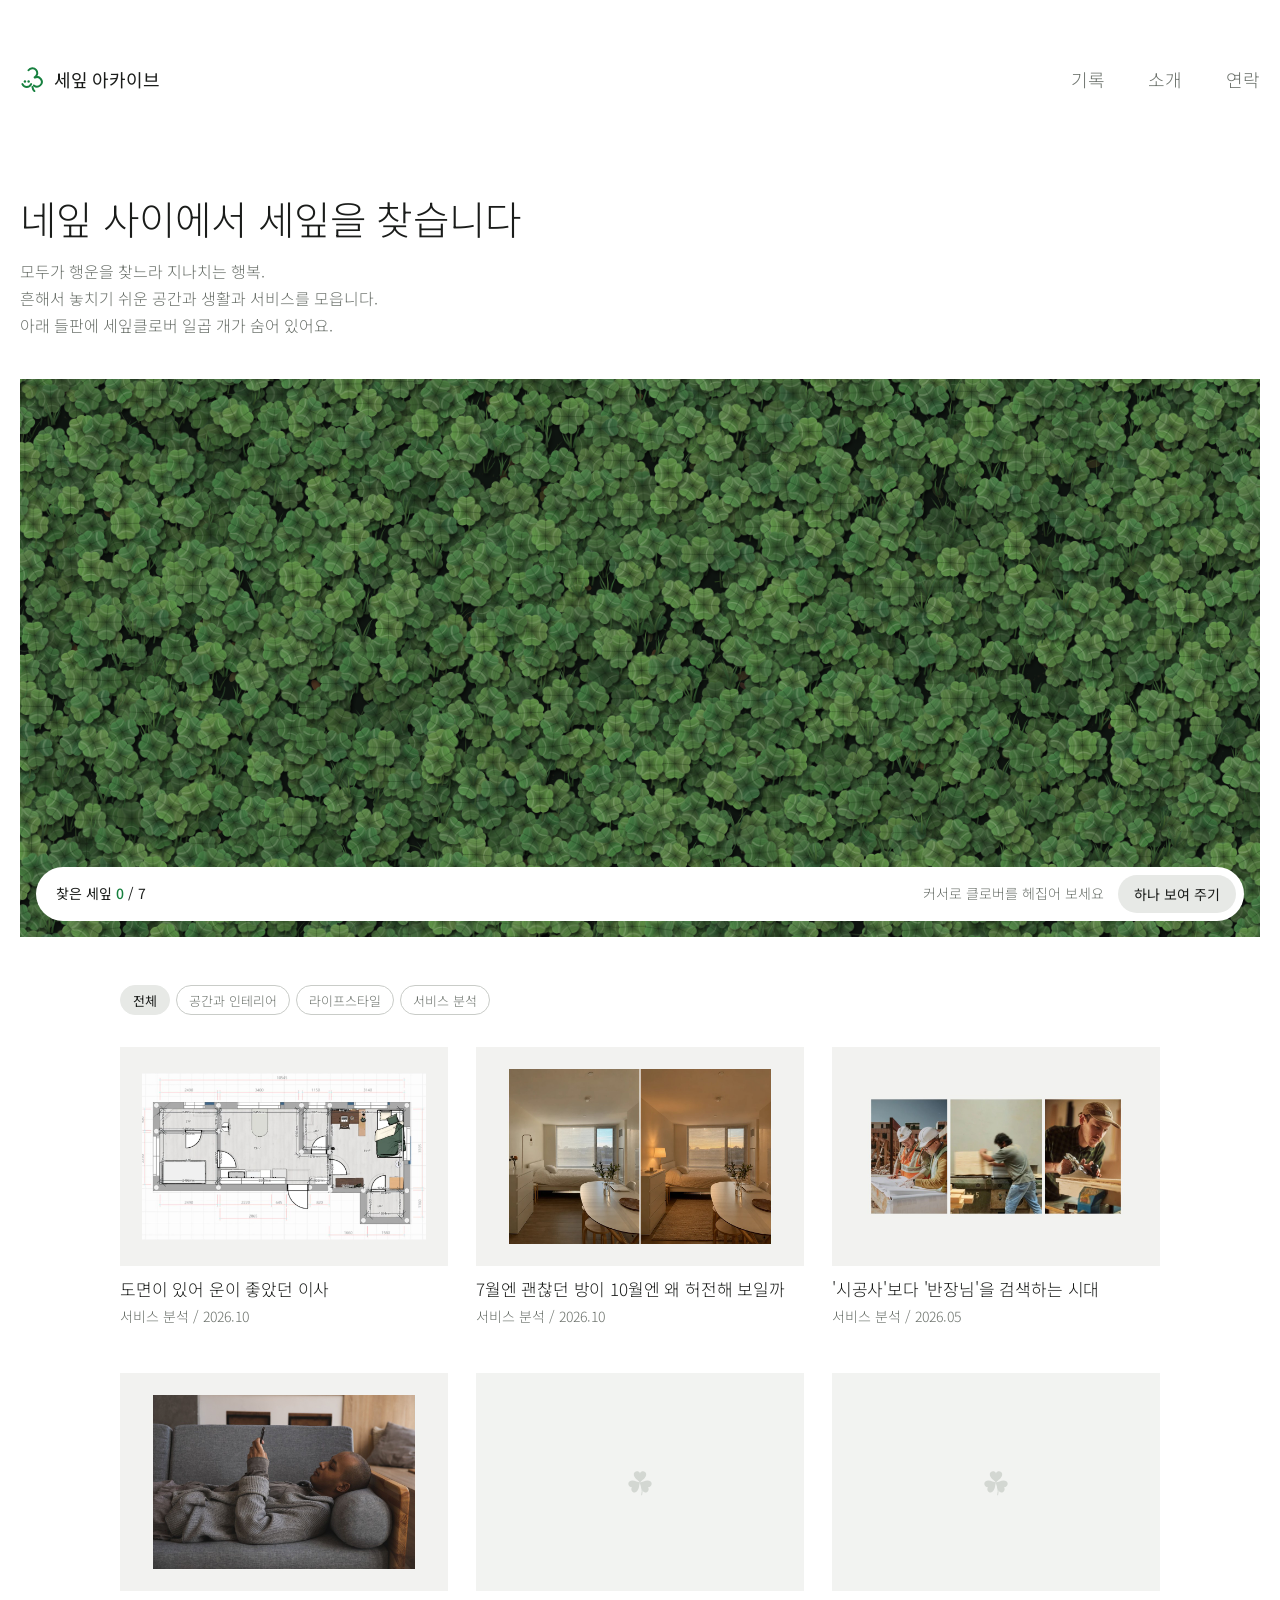
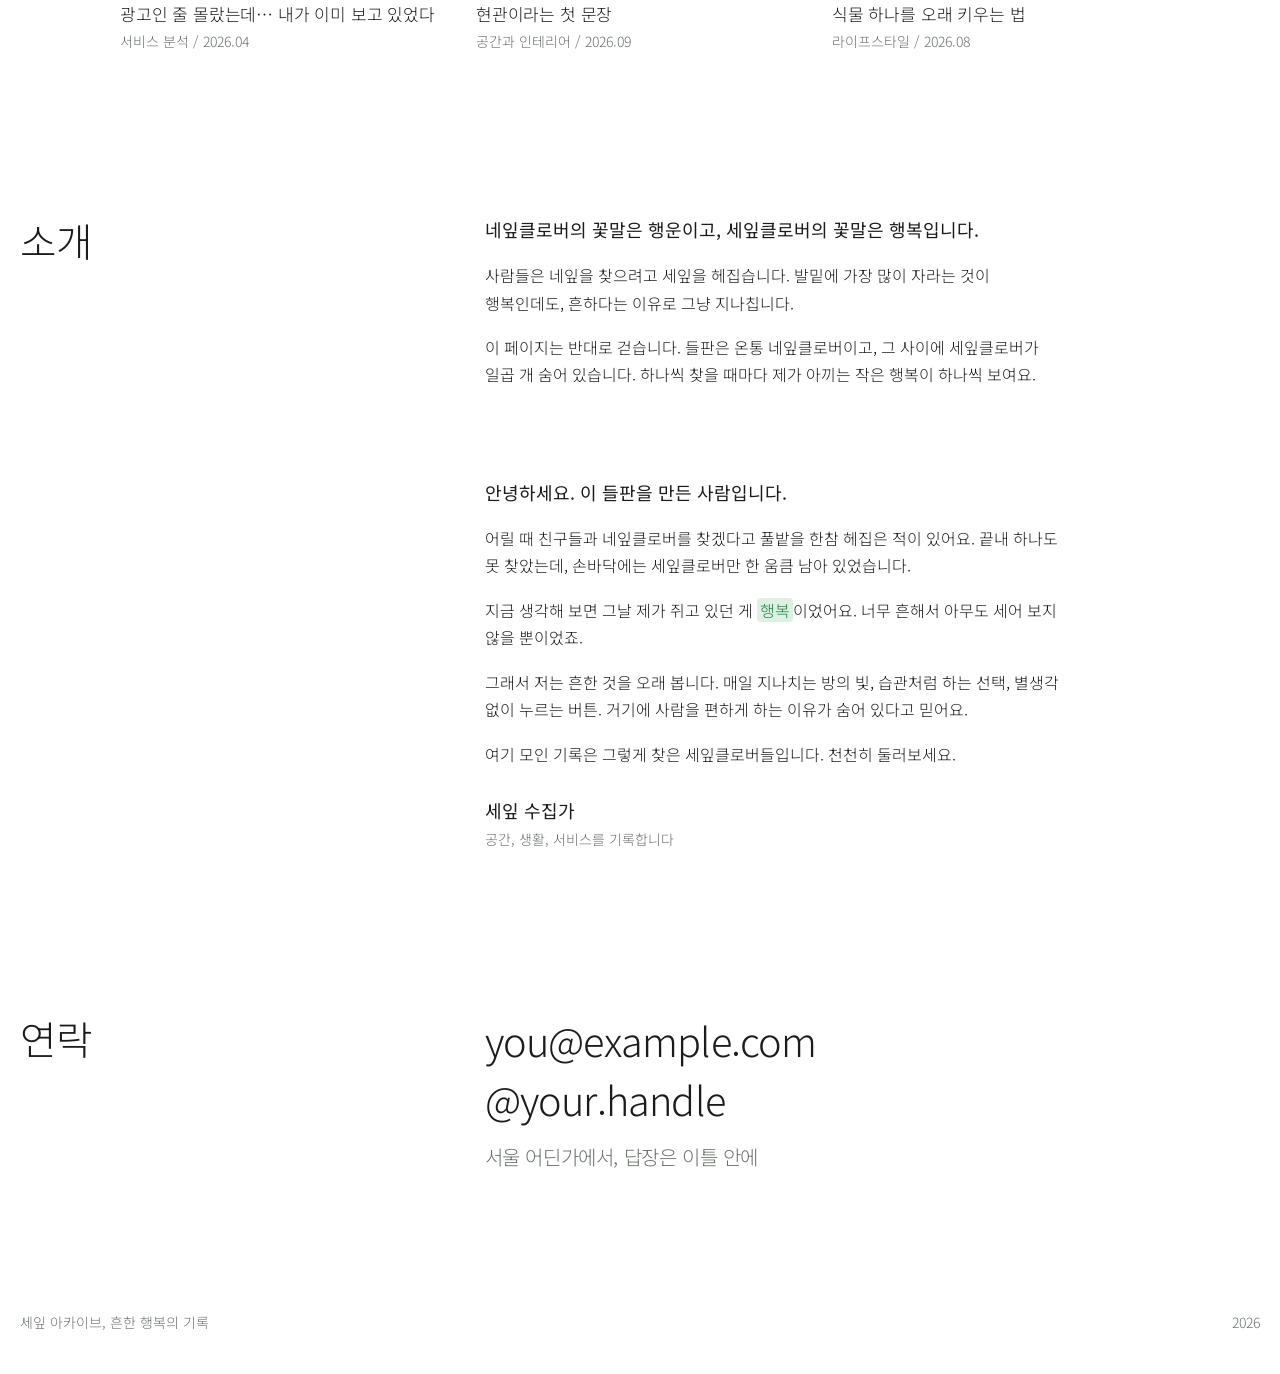
<file: index.html>
<!doctype html>
<html lang="ko">
<head>
<meta charset="utf-8">
<meta name="viewport" content="width=device-width, initial-scale=1, viewport-fit=cover">
<title>세잎 아카이브</title>
<meta name="claude:viewport-fit-sides" content="cover">
<meta name="description" content="네잎클로버 사이에서 세잎클로버를 찾는 포트폴리오. 공간과 인테리어, 라이프스타일, 서비스 분석을 기록합니다.">
<link rel="preconnect" href="https://fonts.googleapis.com">
<link rel="preconnect" href="https://fonts.gstatic.com" crossorigin>
<link href="https://fonts.googleapis.com/css2?family=Noto+Sans+KR:wght@300;400;500&display=swap" rel="stylesheet">
<script>document.documentElement.classList.add('js')</script>
<style>
/* Layout: a quiet portfolio index. A small wordmark and grey menu on one line, a wide margin of white,
   the clover field across the whole width, then outline filter pills and a three-column grid
   of records with an empty thumbnail, a title and "interest / date". Light type throughout. */
:root {
  --bg: #ffffff;
  --thumb: #f2f3f1;        /* empty thumbnail ground, until real ones arrive */
  --soil: #0e1410;
  --ink: #1a1c1a;
  --muted: #6b716b;        /* 5:1 on white */
  --line: #c9ccc8;         /* pill outlines only */
  --pill-on: #e7e9e6;
  --accent: #17803f;       /* clover green, only for found clovers and links */
  --accent-ink: #ffffff;

  --font: "Noto Sans KR", -apple-system, BlinkMacSystemFont, "Apple SD Gothic Neo", "Malgun Gothic", system-ui, sans-serif;

  --step-small: 0.875rem;
  --step-body: 1rem;
  --step-item: 1.25rem;
  --step-title: clamp(1.75rem, 1.2rem + 1.6vw, 2.5rem);

  --gutter-l: max(20px, env(safe-area-inset-left, 0px));
  --gutter-r: max(20px, env(safe-area-inset-right, 0px));
  --ease-out: cubic-bezier(0.23, 1, 0.32, 1);
  color-scheme: light;
}

*, *::before, *::after { box-sizing: border-box; }
html { -webkit-text-size-adjust: 100%; scroll-behavior: smooth; }
@media (prefers-reduced-motion: reduce) { html { scroll-behavior: auto; } }
body {
  margin: 0;
  background: var(--bg);
  color: var(--ink);
  font-family: var(--font);
  font-weight: 300;
  font-size: var(--step-body);
  line-height: 1.7;
  word-break: keep-all;
  overflow-wrap: break-word;
  -webkit-font-smoothing: antialiased;
}
body::before {
  content: ""; position: fixed; inset: 0 0 auto; height: env(safe-area-inset-top, 0px);
  z-index: 10; background: var(--bg);
}
h1, h2, h3 { font-weight: 300; letter-spacing: -0.02em; line-height: 1.3; margin: 0; text-wrap: balance; }
p { margin: 0; }
a { color: inherit; }
:focus-visible { outline: 2px solid var(--accent); outline-offset: 3px; border-radius: 4px; }
::selection { background: #dff0e3; color: var(--ink); }

.wrap { padding-left: var(--gutter-l); padding-right: var(--gutter-r); }

/* ---------- header ---------- */
.top { display: flex; align-items: center; justify-content: space-between; gap: 24px; padding-block: 56px 0; }
.wordmark { display: inline-flex; align-items: center; gap: 8px; font-size: 1.125rem; font-weight: 400; letter-spacing: -0.01em; text-decoration: none; padding: 8px 0; }
.wordmark svg { width: 26px; height: 26px; color: var(--accent); transition: transform 300ms var(--ease-out); }
.wordmark:hover svg { transform: rotate(-12deg); }
.menu { display: flex; gap: clamp(20px, 3.4vw, 48px); font-size: 1.125rem; }
.menu a { color: var(--muted); text-decoration: none; padding: 8px 0; transition: color 160ms ease; }
.menu a:hover { color: var(--ink); }

.lead { padding-block: clamp(64px, 7vw, 112px) 40px; display: grid; gap: 14px; }
.lead h1 { font-size: var(--step-title); max-width: 18em; }
.lead p { color: var(--muted); max-width: 34em; }

/* ---------- the field, full width ---------- */
.field {
  position: relative;
  height: clamp(420px, 62svh, 680px);
  background: var(--soil);
  overflow: hidden;
  isolation: isolate;
}
.field canvas { position: absolute; inset: 0; width: 100%; height: 100%; display: block; touch-action: none; cursor: grab; }
.field canvas:active { cursor: grabbing; }
.field-bar {
  position: absolute; left: 16px; right: 16px; bottom: 16px; z-index: 2;
  display: flex; flex-wrap: wrap; align-items: center; justify-content: space-between; gap: 8px 16px;
  padding: 8px 8px 8px 20px; background: var(--bg); border-radius: 999px; font-size: var(--step-small);
}
.field-bar .count { font-weight: 400; font-variant-numeric: tabular-nums; }
.field-bar .count b { color: var(--accent); font-weight: 500; }
.field-bar .hint-row { display: flex; align-items: center; gap: 14px; color: var(--muted); }
.hint-btn {
  font: 400 var(--step-small)/1 var(--font); color: var(--ink);
  background: var(--pill-on); border: 0; border-radius: 999px; padding: 12px 16px; cursor: pointer;
  transition: transform 160ms var(--ease-out), background-color 200ms ease, color 200ms ease;
}
.hint-btn:hover { background: var(--accent); color: var(--accent-ink); }
.hint-btn:active { transform: scale(0.97); }
.hint-btn[disabled] { opacity: 0.55; cursor: default; }
.find-tag {
  position: absolute; z-index: 3; left: 0; top: 0; pointer-events: none;
  transform: translate(-50%, calc(-100% - 22px));
  display: inline-flex; align-items: center; gap: 6px;
  padding: 6px 12px; background: var(--bg); color: var(--ink); border-radius: 999px;
  font: 400 0.8125rem/1.2 var(--font); text-decoration: none; white-space: nowrap;
  transition: opacity 220ms ease, transform 260ms var(--ease-out), background-color 200ms ease, color 200ms ease;
}
.find-tag.is-hidden { opacity: 0; transform: translate(-50%, calc(-100% - 14px)) scale(0.94); pointer-events: none; }
.field noscript p { position: absolute; inset: 40% 24px auto; text-align: center; color: #e8ece6; }

/* ---------- filter pills + grid ---------- */
.archive { padding-block: 48px 160px; scroll-margin-top: 16px; }
.archive-inner { max-width: 1040px; margin-inline: auto; }
.filter { display: flex; flex-wrap: wrap; gap: 6px; margin: 0 0 32px; padding: 0; list-style: none; }
.filter button {
  display: inline-flex; align-items: center;
  min-height: 30px; padding: 0 12px;
  font: 300 0.8125rem/1 var(--font); color: var(--muted);
  background: var(--bg); border: 1px solid var(--line); border-radius: 999px; cursor: pointer;
  transition: background-color 200ms ease, color 200ms ease, border-color 200ms ease, transform 160ms var(--ease-out);
}
.filter button:hover { color: var(--ink); border-color: var(--muted); }
.filter button:active { transform: scale(0.97); }
.filter button[aria-pressed="true"] { background: var(--pill-on); border-color: var(--pill-on); color: var(--ink); font-weight: 400; }

.grid { list-style: none; margin: 0; padding: 0; display: grid; grid-template-columns: repeat(3, minmax(0, 1fr)); gap: 44px 28px; }
.card { display: grid; gap: 12px; align-content: start; }
.card[hidden] { display: none; }
.card-link { display: grid; gap: 12px; align-content: start; color: inherit; text-decoration: none; }
.card-link h3 { transition: color 200ms ease; }
.card-link:hover h3 { color: var(--accent); }
.thumb img { width: 100%; height: 100%; object-fit: cover; display: block; }
.thumb {
  aspect-ratio: 3 / 2; max-width: 100%; background: var(--thumb);
  display: grid; place-items: center; overflow: hidden;
}
.thumb svg { width: 28px; height: 28px; color: #d3d7d2; --leaf-fill: currentColor; --stem: currentColor; transition: transform 500ms var(--ease-out), color 300ms ease; }
.card:hover .thumb svg { transform: rotate(-14deg) scale(1.1); color: #b9c4b8; }
.card h3 { font-size: 1.0625rem; letter-spacing: -0.01em; line-height: 1.35; }
.card p { margin-top: -8px; color: var(--muted); font-size: 0.875rem; font-variant-numeric: tabular-nums; }
.grid.is-switching .card { animation: card-in 420ms var(--ease-out) both; animation-delay: calc(var(--i, 0) * 40ms); }
@keyframes card-in { from { opacity: 0; transform: translateY(10px); } }

/* ---------- about ---------- */
.about { padding-block: 0 160px; display: grid; grid-template-columns: minmax(0, 1fr) minmax(0, 2fr); gap: 32px clamp(32px, 6vw, 96px); scroll-margin-top: 16px; }
.about h2 { font-size: var(--step-title); }
.about .col { display: grid; gap: 1.1em; max-width: 36em; }
.about .col p:first-child { font-size: 1.125rem; font-weight: 400; }
.about .col + .col { grid-column: 2; margin-top: 56px; }
.about mark { background: #dff0e3; color: var(--accent); padding: 0 0.2em; border-radius: 4px; }
.about a { color: var(--accent); text-underline-offset: 4px; text-decoration-thickness: 1px; }
.sign { margin-top: 0.6em; display: grid; gap: 2px; }
.sign strong { font-weight: 400; font-size: 1.125rem; }
.sign span { color: var(--muted); font-size: var(--step-small); }

/* ---------- contact + footer ---------- */
.contact { padding-block: 0 140px; display: grid; grid-template-columns: minmax(0, 1fr) minmax(0, 2fr); gap: 24px clamp(32px, 6vw, 96px); scroll-margin-top: 16px; }
.contact h2 { font-size: var(--step-title); }
.contact .lines { display: grid; gap: 4px; }
.contact .lines a, .contact .lines span { font-size: var(--step-title); font-weight: 300; letter-spacing: -0.02em; text-decoration: none; justify-self: start; line-height: 1.4; transition: color 200ms ease; }
.contact .lines a:hover { color: var(--accent); }
.contact .lines .soft { color: var(--muted); font-size: var(--step-item); margin-top: 12px; }
.foot { padding-block: 0 40px; display: flex; flex-wrap: wrap; justify-content: space-between; gap: 8px 24px; font-size: var(--step-small); color: var(--muted); }

/* ---------- entrance ---------- */
[data-rise] { transition: opacity 700ms var(--ease-out), transform 700ms var(--ease-out); transition-delay: var(--d, 0ms); }
.js [data-rise].pre { opacity: 0; transform: translateY(20px); }
@media (prefers-reduced-motion: reduce) {
  [data-rise] { transition: none; }
  .js [data-rise].pre { opacity: 1; transform: none; }
  .grid.is-switching .card { animation: none; }
  .find-tag { transition: opacity 120ms ease; }
}

/* ---------- tablet and phone ---------- */
@media (max-width: 1000px) {
  .grid { grid-template-columns: repeat(2, minmax(0, 1fr)); }
}
@media (max-width: 720px) {
  .top { padding-block: 32px 0; flex-wrap: wrap; }
  .menu { font-size: 1rem; gap: 20px; }
  .wordmark { font-size: 1rem; }
  .lead { padding-block: 72px 32px; }
  /* one sentence per line: shrink just enough that each line fits the phone's width */
  .lead p { font-size: clamp(14px, 3.85vw, 16px); }
  .field { height: 64svh; }
  .field-bar .hint-row .hint-text { display: none; }
  .grid { grid-template-columns: minmax(0, 1fr); gap: 40px; }
  .about, .contact { grid-template-columns: minmax(0, 1fr); }
  .about .col + .col { grid-column: 1; margin-top: 24px; }
  .archive { padding-block: 32px 112px; }
  .about { padding-block: 0 112px; }
  .contact { padding-block: 0 96px; }
}
</style>
</head>
<body>

<svg width="0" height="0" style="position:absolute" aria-hidden="true" focusable="false">
  <defs>
    <path id="leaf" d="M0 0 C-6 -8 -24 -16 -22 -31.2 C-20 -42 -4 -43.2 0 -32.8 C4 -43.2 20 -42 22 -31.2 C24 -16 6 -8 0 0Z"/>
    <symbol id="trefoil" viewBox="0 0 100 100">
      <path class="stem" d="M50 52 Q62 70 56 96" fill="none" stroke-width="3.2" stroke-linecap="round" style="stroke: var(--stem, currentColor)"/>
      <g transform="translate(50 52)">
        <g><use href="#leaf" class="leaf" style="fill: var(--leaf-fill, currentColor); stroke: var(--leaf-stroke, none); stroke-width: var(--leaf-sw, 0)"/><path class="vein" d="M-10 -22 L0 -15 L10 -22" fill="none" style="stroke: var(--vein, transparent)" stroke-width="2.4" stroke-linecap="round" stroke-linejoin="round"/></g>
        <g transform="rotate(120)"><use href="#leaf" class="leaf" style="fill: var(--leaf-fill, currentColor); stroke: var(--leaf-stroke, none); stroke-width: var(--leaf-sw, 0)"/><path class="vein" d="M-10 -22 L0 -15 L10 -22" fill="none" style="stroke: var(--vein, transparent)" stroke-width="2.4" stroke-linecap="round" stroke-linejoin="round"/></g>
        <g transform="rotate(240)"><use href="#leaf" class="leaf" style="fill: var(--leaf-fill, currentColor); stroke: var(--leaf-stroke, none); stroke-width: var(--leaf-sw, 0)"/><path class="vein" d="M-10 -22 L0 -15 L10 -22" fill="none" style="stroke: var(--vein, transparent)" stroke-width="2.4" stroke-linecap="round" stroke-linejoin="round"/></g>
      </g>
    </symbol>
  </defs>
</svg>

<header class="wrap top" id="top">
  <a class="wordmark" href="#top"><svg viewBox="8 6 88 92" aria-hidden="true"><path d="M36.1 21.2A17 17 0 1 1 57.8 46.1L58.2 46.9A17 17 0 1 1 55.1 75.0M45.4 70.2A17 17 0 0 1 14.6 70.2M50 80Q51 89 57 95" fill="none" stroke="currentColor" stroke-width="7" stroke-linecap="round" stroke-linejoin="round"/><circle cx="23.5" cy="61" r="4.3" fill="currentColor"/><circle cx="36.5" cy="61" r="4.3" fill="currentColor"/></svg>세잎 아카이브</a>
  <nav class="menu" aria-label="주요 메뉴"><a href="#archive">기록</a><a href="#about">소개</a><a href="#contact">연락</a></nav>
</header>

<section class="wrap lead" aria-labelledby="lead-title">
  <h1 id="lead-title">네잎 사이에서 세잎을 찾습니다</h1>
  <p>모두가 행운을 찾느라 지나치는 행복.<br>흔해서 놓치기 쉬운 공간과 생활과 서비스를 모읍니다.<br>아래 들판에 세잎클로버 일곱 개가 숨어 있어요.</p>
</section>

<div class="wrap">
  <div class="field" id="field">
    <canvas role="img" aria-label="빽빽한 네잎클로버 들판. 그 아래 세잎클로버 일곱 개가 숨어 있습니다. 하나 보여 주기 버튼으로도 찾을 수 있습니다."></canvas>
    <noscript><p>이 들판은 스크립트가 켜져 있을 때 헤집을 수 있어요. 기록은 아래에서 바로 볼 수 있습니다.</p></noscript>
    <div class="field-bar">
      <span class="count" aria-live="polite">찾은 세잎 <b id="found-n">0</b> / 7</span>
      <span class="hint-row">
        <span class="hint-text" id="hint-text">커서로 클로버를 헤집어 보세요</span>
        <button class="hint-btn" id="hint-btn" type="button">하나 보여 주기</button>
      </span>
    </div>
  </div>
</div>

<section class="wrap archive" id="archive" aria-label="기록">
  <div class="archive-inner">
  <ul class="filter" aria-label="관심사로 거르기">
    <li><button type="button" aria-pressed="true" data-filter="all">전체</button></li>
    <li><button type="button" aria-pressed="false" data-filter="space">공간과 인테리어</button></li>
    <li><button type="button" aria-pressed="false" data-filter="life">라이프스타일</button></li>
    <li><button type="button" aria-pressed="false" data-filter="service">서비스 분석</button></li>
  </ul>
  <ul class="grid" id="grid">
      <!-- 글이 있는 기록: 카드 전체가 글 페이지로 가는 링크입니다.
           썸네일은 .thumb 안의 <img>입니다. 새 글은 빈 칸(<svg>…</svg>)을 <img src="…" alt="">로 바꾸면 됩니다. (3:2 비율, 1200×800px) -->
      <li class="card" data-cat="service">
        <a class="card-link" href="posts/floorplan-move.html">
          <div class="thumb"><img src="posts/images/floorplan-thumb.jpg" width="1200" height="800" loading="lazy" alt=""></div>
          <h3>도면이 있어 운이 좋았던 이사</h3>
          <p>서비스 분석 / 2026.10</p>
        </a>
      </li>
      <li class="card" data-cat="service">
        <a class="card-link" href="posts/autumn-room.html">
          <div class="thumb"><img src="posts/images/autumn-room-thumb.jpg" width="1200" height="800" loading="lazy" alt=""></div>
          <h3>7월엔 괜찮던 방이 10월엔 왜 허전해 보일까</h3>
          <p>서비스 분석 / 2026.10</p>
        </a>
      </li>
      <li class="card" data-cat="service">
        <a class="card-link" href="posts/foreman-review.html">
          <div class="thumb"><img src="posts/images/foreman-review-thumb.jpg" width="1200" height="800" loading="lazy" alt=""></div>
          <h3>'시공사'보다 '반장님'을 검색하는 시대</h3>
          <p>서비스 분석 / 2026.05</p>
        </a>
      </li>
      <li class="card" data-cat="service">
        <a class="card-link" href="posts/retail-media.html">
          <div class="thumb"><img src="posts/images/retail-media-thumb.jpg" width="1200" height="800" loading="lazy" alt=""></div>
          <h3>광고인 줄 몰랐는데… 내가 이미 보고 있었다</h3>
          <p>서비스 분석 / 2026.04</p>
        </a>
      </li>
      <!-- 아래는 예시 기록입니다 -->
      <li class="card" data-cat="space">
        <div class="thumb" aria-hidden="true"><svg viewBox="0 0 100 100"><use href="#trefoil"/></svg></div>
        <h3>현관이라는 첫 문장</h3>
        <p>공간과 인테리어 / 2026.09</p>
      </li>
      <li class="card" data-cat="life">
        <div class="thumb" aria-hidden="true"><svg viewBox="0 0 100 100"><use href="#trefoil"/></svg></div>
        <h3>식물 하나를 오래 키우는 법</h3>
        <p>라이프스타일 / 2026.08</p>
      </li>
  </ul>
  </div>
</section>

<section class="wrap about" id="about" aria-labelledby="about-title">
  <h2 id="about-title" data-rise>소개</h2>
  <div class="col">
    <p data-rise>네잎클로버의 꽃말은 행운이고, 세잎클로버의 꽃말은 행복입니다.</p>
    <p data-rise style="--d:60ms">사람들은 네잎을 찾으려고 세잎을 헤집습니다. 발밑에 가장 많이 자라는 것이 행복인데도, 흔하다는 이유로 그냥 지나칩니다.</p>
    <p data-rise style="--d:120ms">이 페이지는 반대로 걷습니다. 들판은 온통 네잎클로버이고, 그 사이에 세잎클로버가 일곱 개 숨어 있습니다. 하나씩 찾을 때마다 제가 아끼는 작은 행복이 하나씩 보여요.</p>
  </div>
  <div class="col">
    <p data-rise>안녕하세요. 이 들판을 만든 사람입니다.</p>
    <p data-rise style="--d:60ms">어릴 때 친구들과 네잎클로버를 찾겠다고 풀밭을 한참 헤집은 적이 있어요. 끝내 하나도 못 찾았는데, 손바닥에는 세잎클로버만 한 움큼 남아 있었습니다.</p>
    <p data-rise style="--d:120ms">지금 생각해 보면 그날 제가 쥐고 있던 게 <mark>행복</mark>이었어요. 너무 흔해서 아무도 세어 보지 않을 뿐이었죠.</p>
    <p data-rise style="--d:180ms">그래서 저는 흔한 것을 오래 봅니다. 매일 지나치는 방의 빛, 습관처럼 하는 선택, 별생각 없이 누르는 버튼. 거기에 사람을 편하게 하는 이유가 숨어 있다고 믿어요.</p>
    <p data-rise style="--d:240ms">여기 모인 기록은 그렇게 찾은 세잎클로버들입니다. 천천히 둘러보세요.</p>
    <div class="sign" data-rise style="--d:300ms">
      <strong>세잎 수집가</strong>
      <span>공간, 생활, 서비스를 기록합니다</span>
    </div>
  </div>
</section>

<section class="wrap contact" id="contact" aria-labelledby="contact-title">
  <h2 id="contact-title" data-rise>연락</h2>
  <div class="lines" data-rise style="--d:80ms">
    <a href="mailto:you@example.com?subject=%EC%84%B8%EC%9E%8E%20%EC%95%84%EC%B9%B4%EC%9D%B4%EB%B8%8C%EB%A5%BC%20%EB%B3%B4%EA%B3%A0%20%EC%97%B0%EB%9D%BD%EB%93%9C%EB%A0%A4%EC%9A%94">you@example.com</a>
    <a href="#contact">@your.handle</a>
    <span class="soft">서울 어딘가에서, 답장은 이틀 안에</span>
  </div>
</section>

<footer class="wrap foot">
  <span>세잎 아카이브, 흔한 행복의 기록</span>
  <span>2026</span>
</footer>

<script>
(() => {
  const reduce = matchMedia('(prefers-reduced-motion: reduce)').matches;

  /* ---------- entrance: only for things that start below the first screen ---------- */
  const rise = [...document.querySelectorAll('[data-rise]')];
  if (!reduce && 'IntersectionObserver' in window) {
    const io = new IntersectionObserver(es => es.forEach(e => {
      if (e.isIntersecting) { e.target.classList.remove('pre'); io.unobserve(e.target); }
    }), { threshold: 0.12 });
    rise.forEach(el => {
      if (el.getBoundingClientRect().top > innerHeight * 0.95) { el.classList.add('pre'); io.observe(el); }
    });
  }

  /* ---------- filter pills ---------- */
  const grid = document.getElementById('grid');
  const cards = [...grid.querySelectorAll('.card')];
  const pills = [...document.querySelectorAll('.filter button')];
  function setFilter(cat) {
    pills.forEach(b => b.setAttribute('aria-pressed', String(b.dataset.filter === cat)));
    let i = 0;
    cards.forEach(c => {
      const show = cat === 'all' || c.dataset.cat === cat;
      c.hidden = !show;
      if (show) c.style.setProperty('--i', i++);
    });
    grid.classList.remove('is-switching'); void grid.offsetWidth; grid.classList.add('is-switching');
  }
  pills.forEach(b => b.addEventListener('click', () => setFilter(b.dataset.filter)));

  /* ---------- the field ---------- */
  const field = document.getElementById('field');
  const canvas = field.querySelector('canvas');
  const ctx = canvas.getContext('2d');
  const foundN = document.getElementById('found-n');
  const hintText = document.getElementById('hint-text');
  const hintBtn = document.getElementById('hint-btn');
  const coarse = matchMedia('(pointer: coarse)').matches;
  if (coarse) hintText.textContent = '손가락으로 클로버를 헤집어 보세요';

  // each hidden three-leaf clover carries one small, ordinary happiness
  const PHRASES = [
    '햇살이 잘 드는 이불의 뽀송함',
    '알람 없이 눈을 뜬 주말 아침',
    '차가운 손을 녹여주는 따뜻한 컵',
    '횡단보도 신호등이 바로 바뀔 때',
    '책장에서 우연히 발견한 오만원권',
    '약속 없는 저녁, 좋아하는 노래',
    '오늘 하루도 무사히 끝났다는 안도',
  ];
  const N = PHRASES.length;
  // white clover greens: front, slightly yellow, and a cooler one
  const GREENS = ['#4f7f45', '#5c8a48', '#44713f'];
  const TIERS = [0.66, 0.86, 1.0];      // back, middle, front layer brightness
  const ROTS = 6;                       // rotations baked into each sprite so light and shadow stay put // taste-skill-ignore: a leaf's cast shadow on the soil, part of the drawing
  const SPRITE = 96;
  const HIDDEN_Z = 0.3;
  const TIER_RES = [0.68, 0.64, 0.72];  // sprites are rendered at the largest size each layer is drawn

  let W = 0, H = 0, dpr = 1, items = [], split = 0, hidden = [], soil = null;
  let cloverSprites = [], grassSprites = [], threeSprites = [], litSprites = [];
  let raf = 0;
  const pointer = { x: -999, y: -999, active: false, vx: 0, vy: 0 };

  function rgb(hex) { const n = parseInt(hex.slice(1), 16); return [n >> 16, (n >> 8) & 255, n & 255]; }
  function shade(col, k) {
    const [r, g, b] = Array.isArray(col) ? col : rgb(col);
    const f = v => Math.max(0, Math.min(255, Math.round(v * k)));
    return `rgb(${f(r)},${f(g)},${f(b)})`;
  }
  function jitterColor(hex) {
    const [r, g, b] = rgb(hex), j = () => (Math.random() - 0.5) * 14;
    return [r + j(), g + j(), b + j() * 0.6];
  }
  function sheet(res) {
    const s = document.createElement('canvas');
    s.width = s.height = Math.round(SPRITE * res * dpr);
    const c = s.getContext('2d');
    c.scale(res * dpr, res * dpr); c.translate(SPRITE / 2, SPRITE / 2);
    return [s, c];
  }

  // one obovate leaflet with a shallow notch at the tip, base at the origin, pointing up
  function leaflet(c, L, w, col) {
    const p = new Path2D();
    p.moveTo(0, 0);
    p.bezierCurveTo(-0.2 * L * w, -0.1 * L, -0.58 * L * w, -0.4 * L, -0.5 * L * w, -0.73 * L);
    p.bezierCurveTo(-0.44 * L * w, -0.99 * L, -0.13 * L * w, -1.04 * L, 0, -0.88 * L);
    p.bezierCurveTo(0.13 * L * w, -1.04 * L, 0.44 * L * w, -0.99 * L, 0.5 * L * w, -0.73 * L);
    p.bezierCurveTo(0.58 * L * w, -0.4 * L, 0.2 * L * w, -0.1 * L, 0, 0);
    const g = c.createLinearGradient(0, 0, 0, -L);
    g.addColorStop(0, shade(col, 0.5));
    g.addColorStop(0.4, shade(col, 0.92));
    g.addColorStop(1, shade(col, 1.12));
    c.fillStyle = g; c.fill(p);
    c.save(); c.clip(p);
    // the pale crescent white clover carries on every leaflet
    c.strokeStyle = `rgba(224,238,206,${0.12 + Math.random() * 0.12})`; c.lineWidth = L * (0.07 + Math.random() * 0.05); c.lineCap = 'round';
    c.beginPath(); c.moveTo(-0.44 * L * w, -0.64 * L); c.quadraticCurveTo(0, -0.28 * L, 0.44 * L * w, -0.64 * L); c.stroke();
    // side veins
    c.strokeStyle = 'rgba(12,30,10,0.2)'; c.lineWidth = 0.55;
    for (let i = 1; i <= 5; i++) {
      const y = -L * (0.12 + i * 0.13);
      c.beginPath();
      c.moveTo(0, y); c.quadraticCurveTo(-0.22 * L * w, y - 0.04 * L, -0.56 * L * w, y - 0.14 * L);
      c.moveTo(0, y); c.quadraticCurveTo(0.22 * L * w, y - 0.04 * L, 0.56 * L * w, y - 0.14 * L);
      c.stroke();
    }
    c.restore();
    c.strokeStyle = 'rgba(14,34,12,0.4)'; c.lineWidth = 0.9;
    c.beginPath(); c.moveTo(0, -0.04 * L); c.lineTo(0, -0.86 * L); c.stroke();
    c.strokeStyle = 'rgba(236,246,222,0.12)'; c.lineWidth = 0.7; c.stroke(p);
  }

  // light from the top left, shadow cast down and to the right, the same for every sprite // taste-skill-ignore: a leaf's cast shadow on the soil, part of the drawing
  function finish(src, tier, res) {
    const S = src.width, c = src.getContext('2d');
    c.setTransform(1, 0, 0, 1, 0, 0);
    c.globalCompositeOperation = 'source-atop';
    const g = c.createLinearGradient(S * 0.15, S * 0.15, S * 0.85, S * 0.85);
    g.addColorStop(0, 'rgba(255,250,215,0.16)');
    g.addColorStop(0.5, 'rgba(0,0,0,0)');
    g.addColorStop(1, 'rgba(0,0,0,0.3)');
    c.fillStyle = g; c.fillRect(0, 0, S, S);
    if (tier < 1) { c.fillStyle = `rgba(8,16,10,${1 - tier})`; c.fillRect(0, 0, S, S); }
    c.globalCompositeOperation = 'source-over';
    const out = document.createElement('canvas');
    out.width = out.height = S;
    const o = out.getContext('2d');
    o.shadowColor = 'rgba(0,0,0,0.6)'; o.shadowBlur = 6 * dpr * res; o.shadowOffsetX = 2 * dpr * res; o.shadowOffsetY = 4 * dpr * res;
    o.drawImage(src, 0, 0);
    return out;
  }

  function makeClover(n, base, rot, tier, res) {
    const [s, c] = sheet(res);
    const L = SPRITE * 0.29;
    const col = jitterColor(base);
    c.strokeStyle = shade(col, 0.72); c.lineWidth = 2.2; c.lineCap = 'round';
    c.beginPath(); c.moveTo(0, 0); c.quadraticCurveTo(L * 0.3, L * 0.6, L * 0.12, L * 1.25); c.stroke();
    c.rotate(rot);
    for (let i = 0; i < n; i++) {
      c.save();
      c.rotate((Math.PI * 2 / n) * i + (Math.random() - 0.5) * 0.28);
      const fore = 0.74 + Math.random() * 0.26; // a leaflet tilted away looks shorter
      c.scale(0.96 + Math.random() * 0.08, fore);
      leaflet(c, L, 0.9 + Math.random() * 0.15, jitterColor(base));
      c.restore();
    }
    c.fillStyle = shade(col, 0.42);
    c.beginPath(); c.arc(0, 0, 1.6, 0, Math.PI * 2); c.fill();
    return finish(s, tier, res);
  }

  function makeTuft(tier) {
    const [s, c] = sheet(0.8);
    const blades = 3 + (Math.random() * 3 | 0);
    for (let i = 0; i < blades; i++) {
      const a = -Math.PI / 2 + (Math.random() - 0.5) * 1.3;
      const len = SPRITE * (0.28 + Math.random() * 0.16);
      const bx = (Math.random() - 0.5) * 8, by = SPRITE * 0.14;
      const tx = bx + Math.cos(a) * len, ty = by + Math.sin(a) * len;
      const bend = (Math.random() - 0.5) * 18;
      const col = jitterColor(GREENS[(Math.random() * GREENS.length) | 0]);
      const g = c.createLinearGradient(bx, by, tx, ty);
      g.addColorStop(0, shade(col, 0.45)); g.addColorStop(1, shade(col, 1.15));
      c.fillStyle = g;
      c.beginPath();
      c.moveTo(bx - 1.6, by);
      c.quadraticCurveTo((bx + tx) / 2 + bend - 1, (by + ty) / 2, tx, ty);
      c.quadraticCurveTo((bx + tx) / 2 + bend + 1, (by + ty) / 2, bx + 1.6, by);
      c.fill();
    }
    return finish(s, tier, 0.8);
  }

  function buildSprites() {
    const r = k => (Math.PI * 2 / ROTS) * k;
    cloverSprites = TIERS.map((t, ti) => GREENS.flatMap(g => Array.from({ length: ROTS }, (_, k) => makeClover(4, g, r(k), t, TIER_RES[ti]))));
    grassSprites = TIERS.map(t => Array.from({ length: 3 }, () => makeTuft(t)));
  }
  // the three hidden clovers get their own sprites, plain and sunlit
  function buildHiddenSprites() {
    const lit = ['#6a9a54', '#74a35a', '#6c9a58'];
    threeSprites = hidden.map((h, i) => makeClover(3, GREENS[i % GREENS.length], (Math.PI * 2 / ROTS) * h.rk, 0.86, 0.64));
    litSprites = hidden.map((h, i) => makeClover(3, lit[i % lit.length], (Math.PI * 2 / ROTS) * h.rk, 1.0, 0.64));
  }

  function buildSoil() {
    soil = document.createElement('canvas');
    soil.width = Math.round(W * dpr); soil.height = Math.round(H * dpr);
    const c = soil.getContext('2d');
    c.fillStyle = '#0e1410'; c.fillRect(0, 0, soil.width, soil.height);
    const dots = Math.round(W * H / 60);
    for (let i = 0; i < dots; i++) {
      const a = Math.random() * 0.12 + 0.03;
      c.fillStyle = Math.random() < 0.65 ? `rgba(110,86,60,${a})` : `rgba(60,90,55,${a})`;
      const r = (Math.random() * 1.6 + 0.4) * dpr;
      c.fillRect(Math.random() * soil.width, Math.random() * soil.height, r, r);
    }
    // leaf litter and runners: what you see when you dig down to the ground
    c.scale(dpr, dpr);
    const litter = Math.round(W * H / 700);
    for (let i = 0; i < litter; i++) {
      const x = Math.random() * W, y = Math.random() * H;
      c.save(); c.translate(x, y); c.rotate(Math.random() * Math.PI * 2);
      if (Math.random() < 0.55) {
        const l = 3 + Math.random() * 5;
        c.fillStyle = `rgba(${70 + Math.random() * 40},${60 + Math.random() * 30},${35 + Math.random() * 15},${0.35 + Math.random() * 0.3})`;
        c.beginPath(); c.ellipse(0, 0, l, l * 0.55, 0, 0, Math.PI * 2); c.fill();
      } else {
        c.strokeStyle = `rgba(${45 + Math.random() * 25},${70 + Math.random() * 30},${40 + Math.random() * 15},0.5)`;
        c.lineWidth = 0.8 + Math.random() * 0.8; c.lineCap = 'round';
        const l = 10 + Math.random() * 18;
        c.beginPath(); c.moveTo(-l / 2, 0); c.quadraticCurveTo(0, (Math.random() - 0.5) * 8, l / 2, 0); c.stroke();
      }
      c.restore();
    }
  }

  function placeHidden(prev) {
    if (prev && prev.length === N) {
      hidden = prev.map(h => ({ ...h, x: h.fx * W, y: h.fy * H }));
      return;
    }
    const pts = [];
    // keep clear of the bar along the bottom edge
    const y0 = 0.16, y1 = 0.76;
    // far enough apart that two tags never sit on top of each other; on a small field the rule loosens step by step
    let minD = Math.min(W, H) * 0.2, tagW = 190, tagH = 84;
    for (let round = 0; round < 6 && pts.length < N; round++) {
      for (let tries = 0; tries < 1500 && pts.length < N; tries++) {
        const fx = 0.14 + Math.random() * 0.72, fy = y0 + Math.random() * (y1 - y0);
        const x = fx * W, y = fy * H;
        if (pts.every(p => Math.hypot(p.x - x, p.y - y) > minD && (Math.abs(p.x - x) > tagW || Math.abs(p.y - y) > tagH))) pts.push({ fx, fy, x, y });
      }
      minD = Math.max(60, minD * 0.85); tagH = Math.max(48, tagH * 0.85);
    }
    // still short on a tiny field: take whichever of many random spots is farthest from the rest
    while (pts.length < N) {
      let pick = null, far = -1;
      for (let t = 0; t < 400; t++) {
        const fx = 0.14 + Math.random() * 0.72, fy = y0 + Math.random() * (y1 - y0), x = fx * W, y = fy * H;
        const d = Math.min(...pts.map(p => Math.hypot(p.x - x, p.y - y)));
        if (d > far) { far = d; pick = { fx, fy, x, y }; }
      }
      pts.push(pick);
    }
    hidden = pts.map((p, i) => ({
      ...p, phrase: PHRASES[i], rk: (Math.random() * ROTS) | 0,
      s: 0.6, v: i, found: false, t: 0, tag: null, seen: 0, shown: false, lit: false,
    }));
  }

  function buildItems() {
    items = [];
    const step = 18.3; // about 20% more leaves than a 20px grid
    for (let y = -step; y < H + step; y += step * 0.86) {
      for (let x = -step; x < W + step; x += step) {
        const z = Math.random();
        const tier = z < 0.33 ? 0 : z < 0.66 ? 1 : 2;
        const grass = Math.random() < 0.16;
        items.push({
          hx: x + (Math.random() - 0.5) * step * 0.95,
          hy: y + (Math.random() - 0.5) * step * 0.95,
          rx: 0, ry: 0, ox: 0, oy: 0, vx: 0, vy: 0, rot: 0,
          z, tier, grass,
          // the bottom layer is drawn larger so no bare soil shows until you dig
          s: (grass ? 0.5 : 0.44) + z * 0.2 + Math.random() * 0.06 + (tier === 0 && !grass ? 0.1 : 0),
          v: grass ? (Math.random() * 3) | 0 : (Math.random() * GREENS.length * ROTS) | 0,
        });
      }
    }
    // back to front, so nearer leaves overlap farther ones
    items.sort((a, b) => a.z - b.z);
    split = items.findIndex(c => c.z >= HIDDEN_Z);
  }

  function resize() {
    const r = field.getBoundingClientRect();
    if (!r.width || !r.height) return;
    if (r.width === W && r.height === H) return;
    const prev = hidden.length ? hidden : null;
    W = r.width; H = r.height;
    const nd = Math.min(window.devicePixelRatio || 1, 2);
    const rebuild = !cloverSprites.length || nd !== dpr;
    dpr = nd;
    canvas.width = Math.round(W * dpr); canvas.height = Math.round(H * dpr);
    if (rebuild) buildSprites();
    buildSoil(); buildItems(); placeHidden(prev); bury();
    if (rebuild || !prev) buildHiddenSprites();
    hidden.forEach(h => { if (h.tag) placeTag(h); });
    draw(true);
  }

  const R = 66; // how far a fingertip parts the leaves

  // is the hidden clover in the open? test its centre and its three leaflets against nearer leaves only
  function exposed(h) {
    const L = SPRITE * h.s * 0.29;
    const pts = [[h.x, h.y]];
    for (let i = 0; i < 3; i++) {
      const a = (Math.PI * 2 / ROTS) * h.rk + (Math.PI * 2 / 3) * i - Math.PI / 2;
      pts.push([h.x + Math.cos(a) * L * 0.55, h.y + Math.sin(a) * L * 0.55]);
    }
    let open = 0;
    for (const [x, y] of pts) {
      let covered = false;
      for (let i = split; i < items.length && !covered; i++) {
        const c = items[i], r = SPRITE * c.s * 0.25;
        const dx = c.hx + c.ox - x, dy = c.hy + c.oy - y;
        if (dx * dx + dy * dy < r * r) covered = true;
      }
      if (!covered) open++;
    }
    return open >= 3;
  }

  // make sure every hidden clover starts properly buried under a few nearer leaves
  function bury() {
    const extra = [];
    for (const h of hidden) {
      for (let k = 0; k < 4; k++) {
        const a = Math.random() * Math.PI * 2, d = 4 + Math.random() * 8, z = 0.7 + Math.random() * 0.3;
        extra.push({ hx: h.x + Math.cos(a) * d, hy: h.y + Math.sin(a) * d, rx: 0, ry: 0, ox: 0, oy: 0, vx: 0, vy: 0, rot: 0,
          z, tier: 2, grass: false, s: 0.6 + Math.random() * 0.08, v: (Math.random() * GREENS.length * ROTS) | 0 });
      }
    }
    items = items.concat(extra).sort((a, b) => a.z - b.z);
    split = items.findIndex(c => c.z >= HIDDEN_Z);
  }

  let last = 0;
  function step(now) {
    // physics runs on real time, so slow devices close the field just as quickly
    const k = Math.min(3, last ? (now - last) / 16.67 : 1);
    last = now;
    let energy = 0;
    const p = pointer;
    for (const c of items) {
      let tx = c.rx, ty = c.ry;
      if (p.active) {
        const bx = c.hx + c.rx, by = c.hy + c.ry;
        const dx = bx - p.x, dy = by - p.y, d = Math.hypot(dx, dy) || 0.01;
        if (d < R) {
          const f = 1 - d / R;
          // upper leaves part fully, the lower ones only lean, so a dug hole still shows layers
          const push = R * f * (0.3 + c.z * 0.75);
          tx += dx / d * push + p.vx * f * 0.6;
          ty += dy / d * push + p.vy * f * 0.6;
          // leaves that were dug through lag a moment before they settle back
          c.rx += (tx - c.rx) * 0.03 * f * k;
          c.ry += (ty - c.ry) * 0.03 * f * k;
        }
      }
      c.vx += (tx - c.ox) * 0.09 * k; c.vy += (ty - c.oy) * 0.09 * k;
      const damp = Math.pow(0.76, k);
      c.vx *= damp; c.vy *= damp;
      const mv = Math.abs(c.vx) + Math.abs(c.vy);
      if (mv > 0.02) mark(c.hx + c.ox, c.hy + c.oy, reach(c));
      c.ox += c.vx * k; c.oy += c.vy * k;
      if (mv > 0.02) mark(c.hx + c.ox, c.hy + c.oy, reach(c));
      const settle = Math.pow(0.965, k);
      c.rx *= settle; c.ry *= settle;
      c.rot = c.ox * 0.008;
      energy += Math.abs(c.vx) + Math.abs(c.vy) + Math.abs(c.rx) * 0.05;
    }
    for (const h of hidden) {
      const open = (p.active && Math.hypot(p.x - h.x, p.y - h.y) < R * 1.2) || h.found ? exposed(h) : false;
      if (open) h.seen = now;
      if (!h.found && open && p.active) find(h);
      if (h.found) {
        if (h.t < 0.999) { h.t += (1 - h.t) * 0.09; energy += 1; mark(h.x, h.y, SPRITE * h.s * 0.7); }
        // a found clover is lit while it is in the open, with a short grace period
        const lit = now - h.seen < 260;
        if (lit !== h.lit) { h.lit = lit; mark(h.x, h.y, SPRITE * h.s * 0.7); }
        if (lit) energy += 1;
      }
    }
    // only one tag at a time: the lit clover nearest the hand
    let best = null, bestD = Infinity;
    for (const h of hidden) {
      if (!h.lit) continue;
      const d = p.active ? Math.hypot(p.x - h.x, p.y - h.y) : now - h.seen;
      if (d < bestD) { bestD = d; best = h; }
    }
    for (const h of hidden) {
      const show = h === best;
      if (h.tag && show !== h.shown) { h.shown = show; h.tag.classList.toggle('is-hidden', !show); }
    }
    p.vx *= 0.8; p.vy *= 0.8;
    return energy;
  }

  function blit(img, x, y, rot, s) {
    const cs = Math.cos(rot) * s * dpr, sn = Math.sin(rot) * s * dpr;
    ctx.setTransform(cs, sn, -sn, cs, x * dpr, y * dpr);
    ctx.drawImage(img, -SPRITE / 2, -SPRITE / 2, SPRITE, SPRITE);
  }

  function drawItem(c) {
    const img = c.grass ? grassSprites[c.tier][c.v] : cloverSprites[c.tier][c.v];
    blit(img, c.hx + c.ox, c.hy + c.oy, c.rot, c.s);
  }

  // only the part of the field that moved is painted again each frame
  let dirty = null;
  function mark(x, y, r) {
    if (!dirty) dirty = { x0: x - r, y0: y - r, x1: x + r, y1: y + r };
    else { dirty.x0 = Math.min(dirty.x0, x - r); dirty.y0 = Math.min(dirty.y0, y - r); dirty.x1 = Math.max(dirty.x1, x + r); dirty.y1 = Math.max(dirty.y1, y + r); }
  }
  const reach = c => SPRITE * c.s * 0.5 + 6;

  function draw(full) {
    let x0 = 0, y0 = 0, x1 = W, y1 = H;
    if (!full) {
      if (!dirty) return;
      x0 = Math.max(0, Math.floor(dirty.x0)); y0 = Math.max(0, Math.floor(dirty.y0));
      x1 = Math.min(W, Math.ceil(dirty.x1)); y1 = Math.min(H, Math.ceil(dirty.y1));
      if (x1 <= x0 || y1 <= y0) { dirty = null; return; }
    }
    dirty = null;
    ctx.save();
    ctx.setTransform(1, 0, 0, 1, 0, 0);
    const px = Math.floor(x0 * dpr), py = Math.floor(y0 * dpr), pw = Math.ceil((x1 - x0) * dpr) + 1, ph = Math.ceil((y1 - y0) * dpr) + 1;
    ctx.beginPath(); ctx.rect(px, py, pw, ph); ctx.clip();
    ctx.drawImage(soil, px, py, pw, ph, px, py, pw, ph);
    const hit = c => { const x = c.hx + c.ox, y = c.hy + c.oy, r = reach(c); return x + r > x0 && x - r < x1 && y + r > y0 && y - r < y1; };
    for (let i = 0; i < split; i++) if (hit(items[i])) drawItem(items[i]);
    for (const h of hidden) {
      const r = SPRITE * h.s * 0.7;
      if (h.x + r < x0 || h.x - r > x1 || h.y + r < y0 || h.y - r > y1) continue;
      const pop = h.found ? 1 + Math.sin(Math.min(h.t, 1) * Math.PI) * 0.18 : 1;
      blit(threeSprites[h.v], h.x, h.y, 0, h.s * pop);
      if (h.found && h.lit) {
        ctx.globalAlpha = 0.85;
        blit(litSprites[h.v], h.x, h.y, 0, h.s * pop);
        ctx.globalAlpha = 1;
      }
    }
    for (let i = split; i < items.length; i++) if (hit(items[i])) drawItem(items[i]);
    ctx.restore();
  }

  function tick(now) {
    const e = step(now);
    draw(false);
    raf = (e > 0.4 || pointer.active || sweeping) ? requestAnimationFrame(tick) : (last = 0);
  }
  function wake() { if (!raf) raf = requestAnimationFrame(tick); }

  function placeTag(h) {
    if (!h.tag) {
      // a plain label, not a link: the cursor passes straight through it to the leaves
      const a = document.createElement('span');
      a.className = 'find-tag is-hidden';
      a.textContent = h.phrase;
      field.appendChild(a);
      h.tag = a;
    }
    // keep the whole label inside the field, whatever the phrase's length
    const half = (h.tag.offsetWidth || 140) / 2 + 8;
    const x = Math.max(half, Math.min(W - half, h.x));
    h.tag.style.left = x + 'px';
    h.tag.style.top = h.y + 'px';
  }

  function find(h) {
    h.found = true; h.t = 0;
    placeTag(h);
    const n = hidden.filter(x => x.found).length;
    foundN.textContent = n;
    hintText.textContent = n === N
      ? '일곱 개 모두 찾았어요. 행복은 원래 흔했습니다.'
      : `세잎 하나, ${h.phrase}.`;
    if (n === N) { hintBtn.disabled = true; hintBtn.textContent = '다 찾았어요'; }
    wake();
  }

  /* pointer */
  let releaseTimer = 0;
  function local(e) {
    const r = canvas.getBoundingClientRect();
    return { x: e.clientX - r.left, y: e.clientY - r.top };
  }
  function release() { clearTimeout(releaseTimer); if (!sweeping) pointer.active = false; }
  canvas.addEventListener('pointermove', e => {
    clearTimeout(releaseTimer);
    const q = local(e);
    if (pointer.active) { pointer.vx = q.x - pointer.x; pointer.vy = q.y - pointer.y; }
    pointer.x = q.x; pointer.y = q.y; pointer.active = true;
    wake();
  });
  canvas.addEventListener('pointerdown', e => {
    clearTimeout(releaseTimer);
    const q = local(e); pointer.x = q.x; pointer.y = q.y; pointer.active = true;
    canvas.setPointerCapture?.(e.pointerId); wake();
  });
  canvas.addEventListener('pointerleave', e => {
    if (e.relatedTarget && e.relatedTarget.closest && e.relatedTarget.closest('.find-tag')) return;
    if (e.pointerType === 'mouse') release();
  });
  // a lifted finger leaves the hole open long enough to tap the tag
  canvas.addEventListener('pointerup', e => {
    if (e.pointerType === 'mouse') return;
    clearTimeout(releaseTimer); releaseTimer = setTimeout(release, 1500);
  });
  canvas.addEventListener('pointercancel', release);

  /* the hint: a hand sweeps the leaves aside over one hidden clover, holds, then lets go */
  let sweeping = false;
  hintBtn.addEventListener('click', () => {
    const h = hidden.find(x => !x.found);
    if (!h || sweeping) return;
    sweeping = true;
    const t0 = performance.now(), dur = reduce ? 1 : 900;
    const sx = h.x + (h.x < W / 2 ? 140 : -140), sy = h.y + 60;
    const move = now => {
      const k = Math.min(1, (now - t0) / dur);
      const e = 1 - Math.pow(1 - k, 3);
      const wob = Math.sin(k * Math.PI * 4) * 18 * (1 - k);
      const nx = sx + (h.x - sx) * e + wob, ny = sy + (h.y - sy) * e - wob * 0.5;
      pointer.vx = nx - pointer.x; pointer.vy = ny - pointer.y;
      pointer.x = nx; pointer.y = ny; pointer.active = true;
      wake();
      if (k < 1) requestAnimationFrame(move);
      else {
        // hold the leaves open while it is found, then let the field close again
        const hold = performance.now();
        const keep = t => {
          pointer.vx = 0; pointer.vy = 0; pointer.x = h.x + 6; pointer.y = h.y + 4;
          if (t - hold < 1800) requestAnimationFrame(keep);
          else { sweeping = false; pointer.active = false; }
        };
        requestAnimationFrame(keep);
      }
    };
    requestAnimationFrame(move);
  });

  new ResizeObserver(() => { resize(); }).observe(field);
  resize();

  // a small gust when the page opens, so the field reads as alive
  if (!reduce) {
    for (const c of items) { c.vx = (Math.random() - 0.3) * 3; c.vy = (Math.random() - 0.5) * 2; }
    wake();
  }
})();
</script>
</body>
</html>
</file>
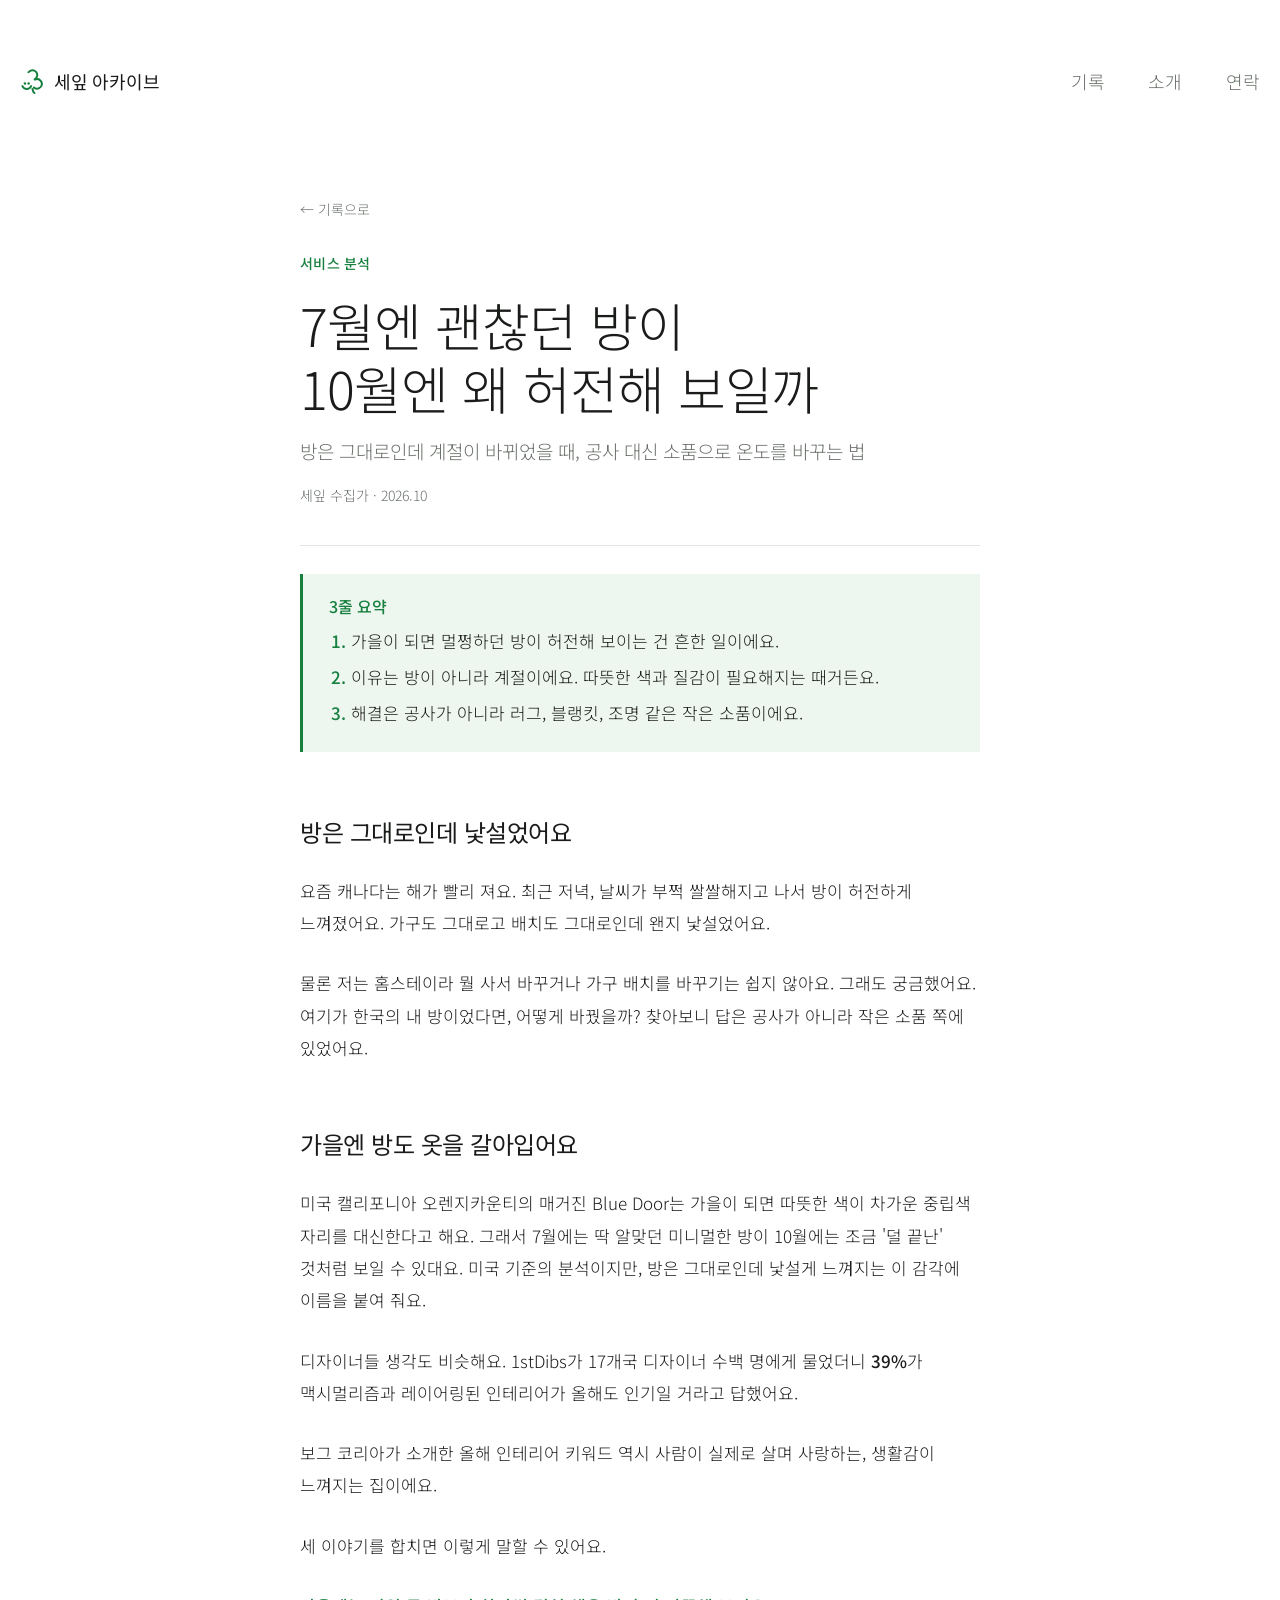
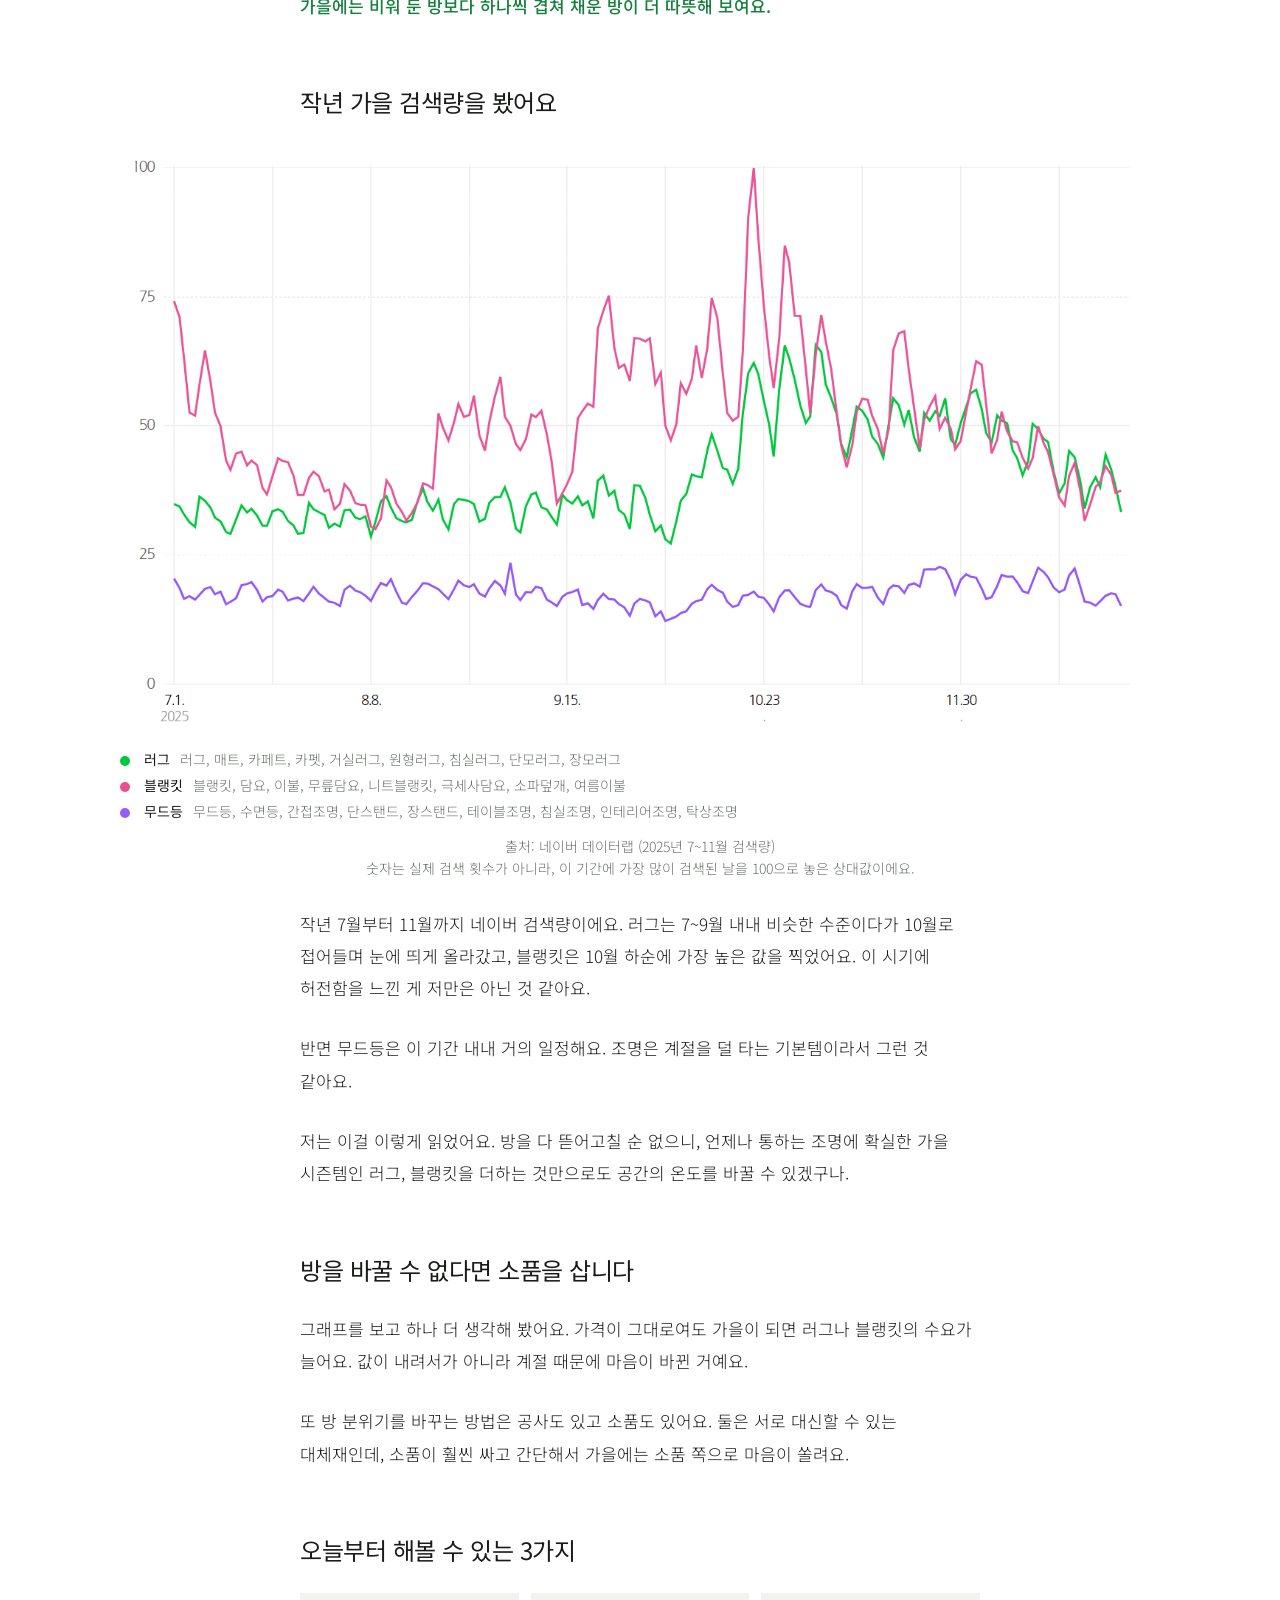
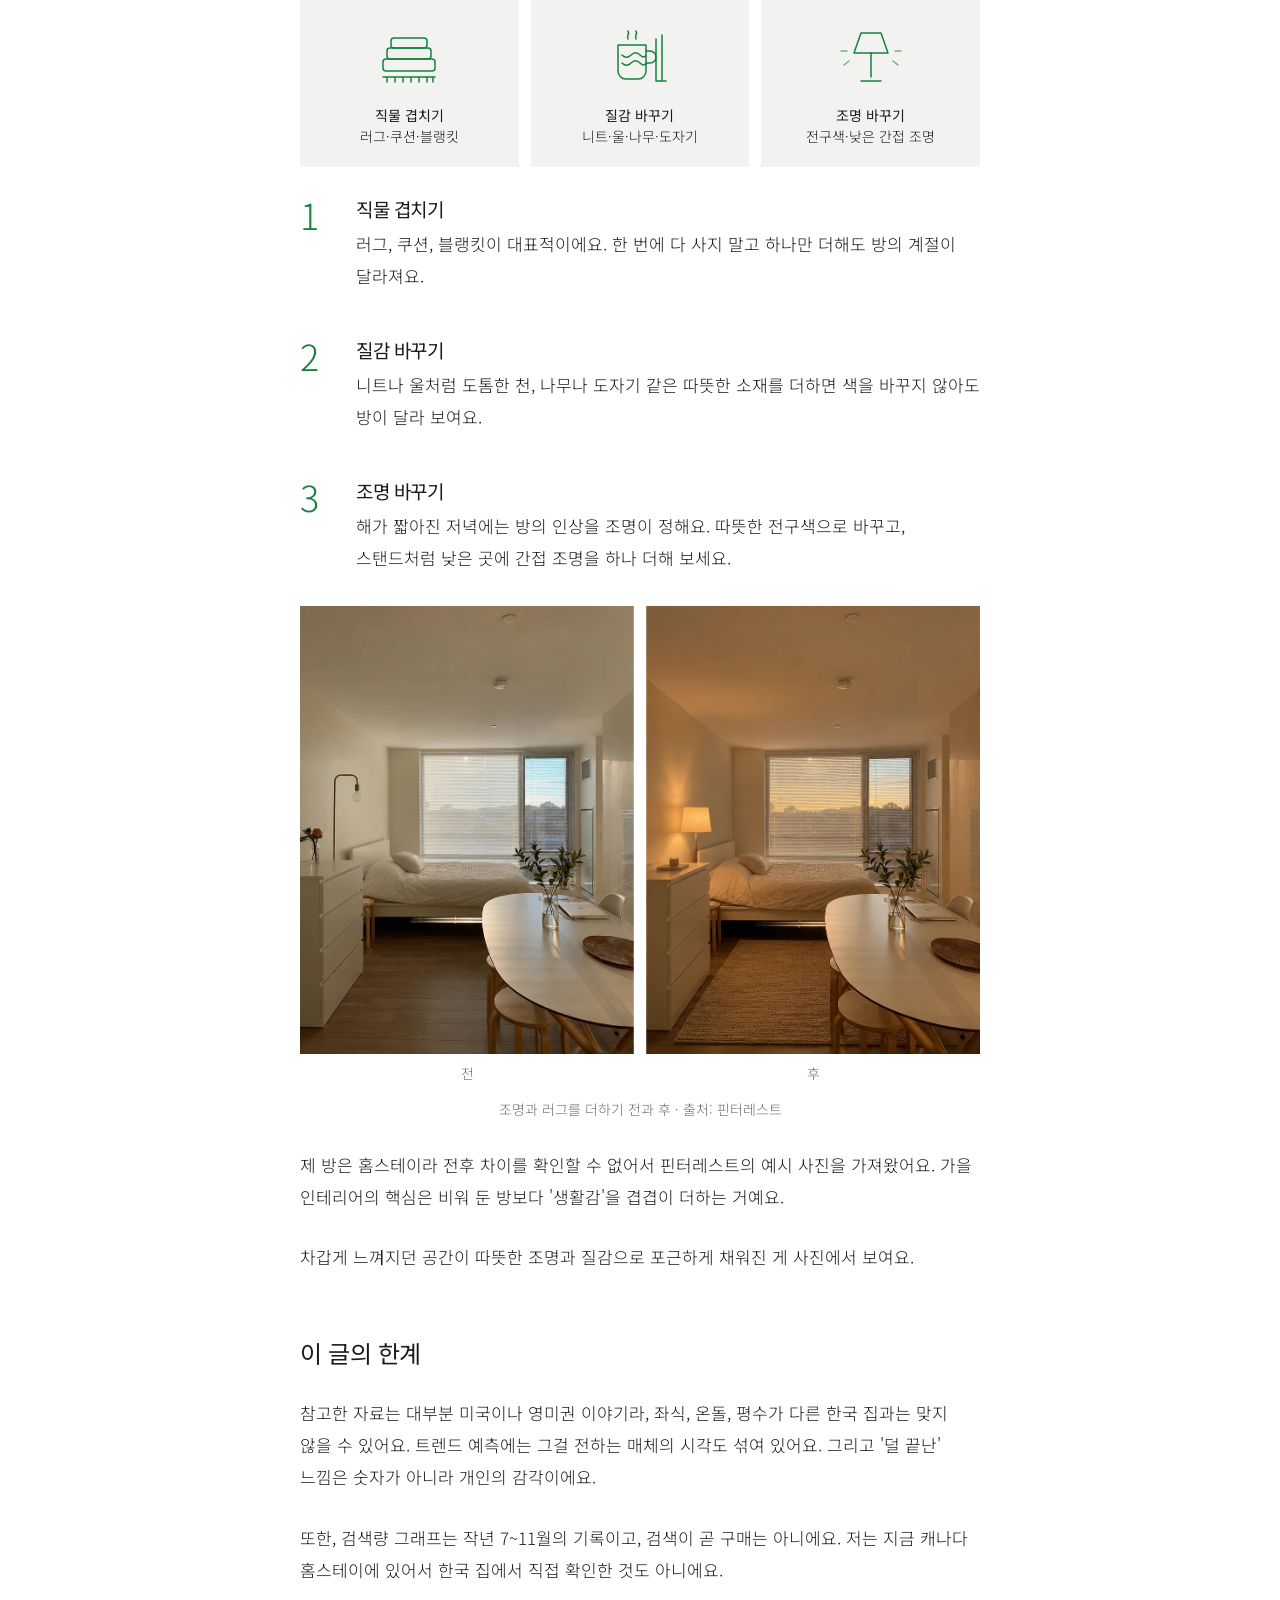
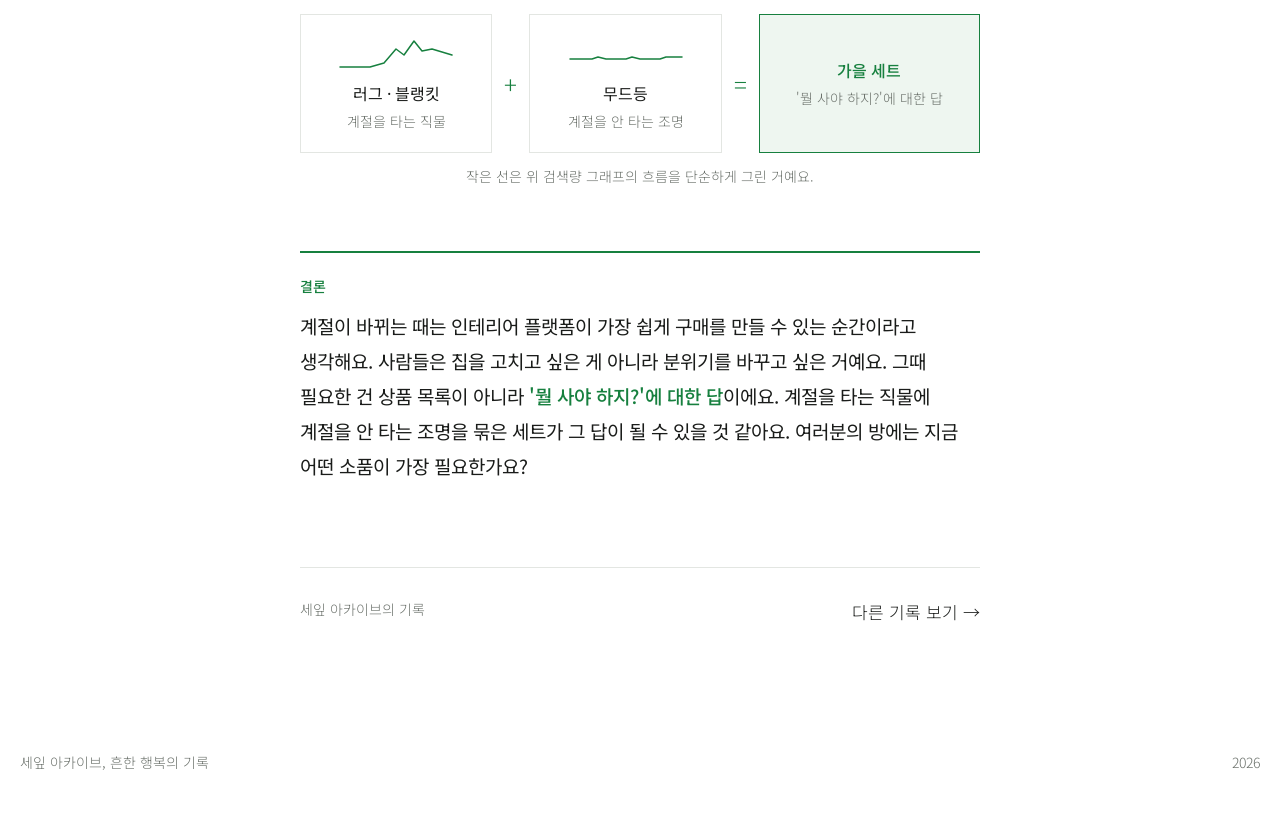
<file: posts/autumn-room.html>
<!doctype html>
<html lang="ko">
<head>
<meta charset="utf-8">
<meta name="viewport" content="width=device-width, initial-scale=1, viewport-fit=cover">
<title>7월엔 괜찮던 방이 10월엔 왜 허전해 보일까 · 세잎 아카이브</title>
<meta name="claude:viewport-fit-sides" content="cover">
<meta name="description" content="방은 그대로인데 계절이 바뀌었을 때, 공사 대신 소품으로 온도를 바꾸는 법. 서비스 분석.">
<link rel="preconnect" href="https://fonts.googleapis.com">
<link rel="preconnect" href="https://fonts.gstatic.com" crossorigin>
<link href="https://fonts.googleapis.com/css2?family=Noto+Sans+KR:wght@300;400;500&display=swap" rel="stylesheet">
<style>
/* Layout: one record, read like a magazine column. The same header as the index, then a narrow
   text column (about 40 characters of Korean) with figures that step out wider than the text.
   Clover green marks the interest, the summary, step numbers, key sentences and the conclusion. */
:root {
  --bg: #ffffff;
  --thumb: #f2f3f1;
  --ink: #1a1c1a;
  --muted: #6b716b;        /* 5:1 on white */
  --rule: #e3e6e2;
  --accent: #17803f;       /* clover green, 5.2:1 on white, readable as text */
  --accent-soft: #eef6f0;  /* summary ground */

  --font: "Noto Sans KR", -apple-system, BlinkMacSystemFont, "Apple SD Gothic Neo", "Malgun Gothic", system-ui, sans-serif;

  --step-small: 0.875rem;
  --step-body: 1.0625rem;
  --step-h2: 1.5rem;
  --step-title: clamp(2rem, 1.35rem + 2.4vw, 3.25rem);

  --text: 680px;
  --wide: 1040px;
  --gutter-l: max(20px, env(safe-area-inset-left, 0px));
  --gutter-r: max(20px, env(safe-area-inset-right, 0px));
  --ease-out: cubic-bezier(0.23, 1, 0.32, 1);
  color-scheme: light;
}

*, *::before, *::after { box-sizing: border-box; }
html { -webkit-text-size-adjust: 100%; }
body {
  margin: 0;
  background: var(--bg);
  color: var(--ink);
  font-family: var(--font);
  font-weight: 300;
  font-size: var(--step-body);
  line-height: 1.9;
  word-break: keep-all;
  overflow-wrap: break-word;
  -webkit-font-smoothing: antialiased;
}
body::before {
  content: ""; position: fixed; inset: 0 0 auto; height: env(safe-area-inset-top, 0px);
  z-index: 10; background: var(--bg);
}
h1, h2, h3 { font-weight: 300; letter-spacing: -0.02em; line-height: 1.3; margin: 0; text-wrap: balance; }
p, ol, ul, figure { margin: 0; }
a { color: inherit; }
img { display: block; max-width: 100%; height: auto; }
:focus-visible { outline: 2px solid var(--accent); outline-offset: 3px; border-radius: 4px; }
::selection { background: #dff0e3; color: var(--ink); }

.wrap { padding-left: var(--gutter-l); padding-right: var(--gutter-r); }

/* ---------- header, same as the index ---------- */
.top { display: flex; align-items: center; justify-content: space-between; gap: 24px; padding-block: 56px 0; }
.wordmark { display: inline-flex; align-items: center; gap: 8px; font-size: 1.125rem; font-weight: 400; letter-spacing: -0.01em; text-decoration: none; padding: 8px 0; }
.wordmark svg { width: 26px; height: 26px; color: var(--accent); transition: transform 300ms var(--ease-out); }
.wordmark:hover svg { transform: rotate(-12deg); }
.menu { display: flex; gap: clamp(20px, 3.4vw, 48px); font-size: 1.125rem; }
.menu a { color: var(--muted); text-decoration: none; padding: 8px 0; transition: color 160ms ease; }
.menu a:hover { color: var(--ink); }

/* ---------- the record ---------- */
.post { display: grid; gap: 28px; padding-block: clamp(56px, 7vw, 104px) 120px; }
.post > * { width: 100%; max-width: var(--text); margin-inline: auto; }
.post > .wide { max-width: var(--wide); }

.back { font-size: var(--step-small); color: var(--muted); text-decoration: none; justify-self: start; transition: color 160ms ease; }
.back:hover { color: var(--accent); }

.head { display: grid; gap: 16px; padding-bottom: 36px; border-bottom: 1px solid var(--rule); }
.kicker { color: var(--accent); font-size: var(--step-small); font-weight: 500; letter-spacing: 0.02em; }
.head h1 { font-size: var(--step-title); line-height: 1.22; }
.dek { color: var(--muted); font-size: 1.1875rem; line-height: 1.6; }
.meta { color: var(--muted); font-size: var(--step-small); font-variant-numeric: tabular-nums; }

.summary { background: var(--accent-soft); border-left: 3px solid var(--accent); padding: 22px 26px; display: grid; gap: 8px; }
.summary h2 { font-size: 1rem; font-weight: 500; color: var(--accent); letter-spacing: 0; }
.summary ol { padding-left: 1.3em; display: grid; gap: 4px; }
.summary li::marker { color: var(--accent); font-weight: 500; }

.post h2.sec { font-size: var(--step-h2); font-weight: 400; margin-top: 36px; }
.post strong { font-weight: 500; }
.key { color: var(--accent); font-weight: 500; }

.walls { list-style: none; padding: 0; display: grid; gap: 6px; }
.walls b { font-weight: 500; }

/* the steps are a real order: read the floor plan, compare numbers, then decide on price */
.steps { list-style: none; padding: 0; display: grid; gap: 40px; counter-reset: step; }
.steps > li { display: grid; grid-template-columns: 2.5rem minmax(0, 1fr); gap: 4px 16px; counter-increment: step; }
.steps > li::before {
  content: counter(step); grid-row: 1 / span 3;
  color: var(--accent); font-size: 2.25rem; font-weight: 300; line-height: 1.1; font-variant-numeric: tabular-nums;
}
.steps h3 { font-size: 1.1875rem; font-weight: 400; line-height: 1.5; }
.steps .fig { grid-column: 1 / -1; margin-top: 20px; }

/* figures: images side by side at one common height, each keeping its own shape */
.fig { display: grid; gap: 12px; }
.row { display: flex; gap: 12px; align-items: flex-start; }
.row > * { min-width: 0; flex: var(--r, 1) 1 0; }
.row img { width: 100%; background: var(--thumb); }
figcaption { color: var(--muted); font-size: var(--step-small); line-height: 1.6; text-align: center; text-wrap: balance; }

.legend { list-style: none; padding: 0; display: grid; gap: 4px; font-size: var(--step-small); line-height: 1.6; color: var(--muted); }
.legend li { display: grid; grid-template-columns: 14px auto minmax(0, 1fr); align-items: baseline; gap: 10px; }
.legend li::before { content: ""; width: 10px; height: 10px; border-radius: 50%; background: var(--c); transform: translateY(1px); }
.legend b { color: var(--ink); font-weight: 400; }
.tag { display: block; margin-top: 6px; color: var(--muted); font-size: var(--step-small); text-align: center; }

/* drawn figures: thin clover-green lines, same weight as the type */
.ico { list-style: none; padding: 0; display: grid; grid-template-columns: repeat(3, minmax(0, 1fr)); gap: 12px; }
.ico li { background: var(--thumb); padding: 28px 12px 20px; display: grid; justify-items: center; gap: 12px; text-align: center; font-size: var(--step-small); line-height: 1.5; }
.ico svg { width: 72px; height: 72px; color: var(--accent); }
.ico b { font-weight: 400; color: var(--ink); }

.set { display: grid; grid-template-columns: minmax(0, 1fr) auto minmax(0, 1fr) auto minmax(0, 1.15fr); align-items: stretch; gap: 12px; }
.set .box { align-content: center; }
.set .op { align-self: center; }
.set .box { border: 1px solid var(--rule); padding: 20px 16px; display: grid; gap: 6px; justify-items: center; text-align: center; font-size: var(--step-small); line-height: 1.5; }
.set .box b { font-size: 1rem; font-weight: 400; color: var(--ink); }
.set .box span { color: var(--muted); }
.set .box svg { width: 100%; max-width: 120px; height: 40px; color: var(--accent); }
.set .sum { background: var(--accent-soft); border-color: var(--accent); }
.set .sum b { color: var(--accent); font-weight: 500; }
.set .op { color: var(--accent); font-size: 1.5rem; font-weight: 300; text-align: center; }

.conclusion { border-top: 2px solid var(--accent); padding-top: 24px; margin-top: 36px; display: grid; gap: 12px; }
.conclusion h2 { font-size: var(--step-small); font-weight: 500; color: var(--accent); letter-spacing: 0.02em; }
.conclusion p { font-size: 1.1875rem; line-height: 1.85; font-weight: 400; }

.next { margin-top: 56px; padding-top: 28px; border-top: 1px solid var(--rule); display: flex; flex-wrap: wrap; justify-content: space-between; gap: 12px 24px; }
.next a { text-decoration: none; transition: color 160ms ease; }
.next a:hover { color: var(--accent); }
.next .label { color: var(--muted); font-size: var(--step-small); }

.foot { padding-block: 0 40px; display: flex; flex-wrap: wrap; justify-content: space-between; gap: 8px 24px; font-size: var(--step-small); color: var(--muted); }

/* ---------- phone ---------- */
@media (max-width: 720px) {
  body { font-size: 1rem; }
  .top { padding-block: 32px 0; flex-wrap: wrap; }
  .menu { font-size: 1rem; gap: 20px; }
  .wordmark { font-size: 1rem; }
  .post { padding-block: 48px 96px; gap: 24px; }
  .dek { font-size: 1.0625rem; }
  .summary { padding: 18px 20px; }
  .steps > li { grid-template-columns: 1.75rem minmax(0, 1fr); gap: 4px 12px; }
  .steps > li::before { font-size: 1.75rem; }
  .conclusion p { font-size: 1.0625rem; }
  .ico li { padding: 20px 6px 16px; }
  .ico svg { width: 52px; height: 52px; }
  .set { grid-template-columns: minmax(0, 1fr); gap: 4px; }
  /* three tall pictures: swipe sideways instead of shrinking them to stamps */
  .row.swipe { overflow-x: auto; scroll-snap-type: x mandatory; padding-bottom: 6px; }
  .row.swipe > * { flex: 0 0 72%; scroll-snap-align: start; }
  /* a tall and a wide picture: stack them, the tall one kept to a readable height */
  .row.stack { flex-direction: column; align-items: center; }
  .row.stack > * { flex: none; width: 100%; }
  .row.stack img { width: auto; max-width: 100%; max-height: 520px; margin-inline: auto; }
}
</style>
</head>
<body>

<svg width="0" height="0" style="position:absolute" aria-hidden="true" focusable="false">
  <defs>
    <path id="leaf" d="M0 0 C-6 -8 -24 -16 -22 -31.2 C-20 -42 -4 -43.2 0 -32.8 C4 -43.2 20 -42 22 -31.2 C24 -16 6 -8 0 0Z"/>
    <symbol id="trefoil" viewBox="0 0 100 100">
      <path d="M50 52 Q62 70 56 96" fill="none" stroke-width="3.2" stroke-linecap="round" style="stroke: var(--stem, currentColor)"/>
      <g transform="translate(50 52)" style="fill: var(--leaf-fill, currentColor)">
        <use href="#leaf"/>
        <use href="#leaf" transform="rotate(120)"/>
        <use href="#leaf" transform="rotate(240)"/>
      </g>
    </symbol>
  </defs>
</svg>

<header class="wrap top">
  <a class="wordmark" href="../index.html"><svg viewBox="8 6 88 92" aria-hidden="true"><path d="M36.1 21.2A17 17 0 1 1 57.8 46.1L58.2 46.9A17 17 0 1 1 55.1 75.0M45.4 70.2A17 17 0 0 1 14.6 70.2M50 80Q51 89 57 95" fill="none" stroke="currentColor" stroke-width="7" stroke-linecap="round" stroke-linejoin="round"/><circle cx="23.5" cy="61" r="4.3" fill="currentColor"/><circle cx="36.5" cy="61" r="4.3" fill="currentColor"/></svg>세잎 아카이브</a>
  <nav class="menu" aria-label="주요 메뉴"><a href="../index.html#archive">기록</a><a href="../index.html#about">소개</a><a href="../index.html#contact">연락</a></nav>
</header>

<main class="wrap">
<article class="post">
  <a class="back" href="../index.html#archive">← 기록으로</a>

  <header class="head">
    <p class="kicker">서비스 분석</p>
    <h1>7월엔 괜찮던 방이 10월엔 왜 허전해 보일까</h1>
    <p class="dek">방은 그대로인데 계절이 바뀌었을 때, 공사 대신 소품으로 온도를 바꾸는 법</p>
    <p class="meta">세잎 수집가 · 2026.10</p>
  </header>

  <section class="summary" aria-labelledby="summary-title">
    <h2 id="summary-title">3줄 요약</h2>
    <ol>
      <li>가을이 되면 멀쩡하던 방이 허전해 보이는 건 흔한 일이에요.</li>
      <li>이유는 방이 아니라 계절이에요. 따뜻한 색과 질감이 필요해지는 때거든요.</li>
      <li>해결은 공사가 아니라 러그, 블랭킷, 조명 같은 작은 소품이에요.</li>
    </ol>
  </section>

  <h2 class="sec">방은 그대로인데 낯설었어요</h2>
  <p>요즘 캐나다는 해가 빨리 져요. 최근 저녁, 날씨가 부쩍 쌀쌀해지고 나서 방이 허전하게 느껴졌어요. 가구도 그대로고 배치도 그대로인데 왠지 낯설었어요.</p>
  <p>물론 저는 홈스테이라 뭘 사서 바꾸거나 가구 배치를 바꾸기는 쉽지 않아요. 그래도 궁금했어요. 여기가 한국의 내 방이었다면, 어떻게 바꿨을까? 찾아보니 답은 공사가 아니라 작은 소품 쪽에 있었어요.</p>

  <h2 class="sec">가을엔 방도 옷을 갈아입어요</h2>
  <p>미국 캘리포니아 오렌지카운티의 매거진 Blue Door는 가을이 되면 따뜻한 색이 차가운 중립색 자리를 대신한다고 해요. 그래서 7월에는 딱 알맞던 미니멀한 방이 10월에는 조금 '덜 끝난' 것처럼 보일 수 있대요. 미국 기준의 분석이지만, 방은 그대로인데 낯설게 느껴지는 이 감각에 이름을 붙여 줘요.</p>
  <p>디자이너들 생각도 비슷해요. 1stDibs가 17개국 디자이너 수백 명에게 물었더니 <strong>39%</strong>가 맥시멀리즘과 레이어링된 인테리어가 올해도 인기일 거라고 답했어요.</p>
  <p>보그 코리아가 소개한 올해 인테리어 키워드 역시 사람이 실제로 살며 사랑하는, 생활감이 느껴지는 집이에요.</p>
  <p>세 이야기를 합치면 이렇게 말할 수 있어요.</p>
  <p class="key">가을에는 비워 둔 방보다 하나씩 겹쳐 채운 방이 더 따뜻해 보여요.</p>

  <h2 class="sec">작년 가을 검색량을 봤어요</h2>
  <figure class="fig wide">
    <img src="images/autumn-room-searches.png" width="1410" height="800" loading="lazy" alt="2025년 7월부터 11월까지 러그, 블랭킷, 무드등의 네이버 검색량 그래프. 러그와 블랭킷은 10월에 크게 오르고 무드등은 거의 일정함">
    <ul class="legend">
      <li style="--c: #00c73c"><b>러그</b><span>러그, 매트, 카페트, 카펫, 거실러그, 원형러그, 침실러그, 단모러그, 장모러그</span></li>
      <li style="--c: #ec4e8f"><b>블랭킷</b><span>블랭킷, 담요, 이불, 무릎담요, 니트블랭킷, 극세사담요, 소파덮개, 여름이불</span></li>
      <li style="--c: #9b5cf6"><b>무드등</b><span>무드등, 수면등, 간접조명, 단스탠드, 장스탠드, 테이블조명, 침실조명, 인테리어조명, 탁상조명</span></li>
    </ul>
    <figcaption>출처: 네이버 데이터랩 (2025년 7~11월 검색량)<br>숫자는 실제 검색 횟수가 아니라, 이 기간에 가장 많이 검색된 날을 100으로 놓은 상대값이에요.</figcaption>
  </figure>
  <p>작년 7월부터 11월까지 네이버 검색량이에요. 러그는 7~9월 내내 비슷한 수준이다가 10월로 접어들며 눈에 띄게 올라갔고, 블랭킷은 10월 하순에 가장 높은 값을 찍었어요. 이 시기에 허전함을 느낀 게 저만은 아닌 것 같아요.</p>
  <p>반면 무드등은 이 기간 내내 거의 일정해요. 조명은 계절을 덜 타는 기본템이라서 그런 것 같아요.</p>
  <p>저는 이걸 이렇게 읽었어요. 방을 다 뜯어고칠 순 없으니, 언제나 통하는 조명에 확실한 가을 시즌템인 러그, 블랭킷을 더하는 것만으로도 공간의 온도를 바꿀 수 있겠구나.</p>

  <h2 class="sec">방을 바꿀 수 없다면 소품을 삽니다</h2>
  <p>그래프를 보고 하나 더 생각해 봤어요. 가격이 그대로여도 가을이 되면 러그나 블랭킷의 수요가 늘어요. 값이 내려서가 아니라 계절 때문에 마음이 바뀐 거예요.</p>
  <p>또 방 분위기를 바꾸는 방법은 공사도 있고 소품도 있어요. 둘은 서로 대신할 수 있는 대체재인데, 소품이 훨씬 싸고 간단해서 가을에는 소품 쪽으로 마음이 쏠려요.</p>

  <h2 class="sec">오늘부터 해볼 수 있는 3가지</h2>
  <figure class="fig">
    <ul class="ico">
      <li>
        <svg viewBox="0 0 72 72" fill="none" stroke="currentColor" stroke-width="1.5" stroke-linecap="round" stroke-linejoin="round" aria-hidden="true">
          <rect x="10" y="38" width="52" height="12" rx="3"/>
          <rect x="14" y="27" width="44" height="11" rx="3"/>
          <rect x="18" y="17" width="36" height="10" rx="3"/>
          <path d="M10 56h52M14 56v5M22 56v5M30 56v5M38 56v5M46 56v5M54 56v5M60 56v5"/>
        </svg>
        <span><b>직물 겹치기</b><br>러그·쿠션·블랭킷</span>
      </li>
      <li>
        <svg viewBox="0 0 72 72" fill="none" stroke="currentColor" stroke-width="1.5" stroke-linecap="round" stroke-linejoin="round" aria-hidden="true">
          <path d="M14 24h28v26a8 8 0 0 1-8 8H22a8 8 0 0 1-8-8z"/>
          <path d="M42 30h4a6 6 0 0 1 0 12h-4"/>
          <path d="M18 34c3 3 6 3 9 0s6-3 9 0 4 2 6 1M18 42c3 3 6 3 9 0s6-3 9 0 4 2 6 1"/>
          <path d="M52 18v42M58 14v46M52 60h10"/>
          <path d="M24 18c-2-3 2-5 0-8M32 18c-2-3 2-5 0-8"/>
        </svg>
        <span><b>질감 바꾸기</b><br>니트·울·나무·도자기</span>
      </li>
      <li>
        <svg viewBox="0 0 72 72" fill="none" stroke="currentColor" stroke-width="1.5" stroke-linecap="round" stroke-linejoin="round" aria-hidden="true">
          <path d="M26 12h20l7 20H19z"/>
          <path d="M36 32v24M26 60h20"/>
          <path d="M14 40l-5 4M58 40l5 4M12 30H6M60 30h6" opacity="0.6"/>
        </svg>
        <span><b>조명 바꾸기</b><br>전구색·낮은 간접 조명</span>
      </li>
    </ul>
  </figure>
  <ol class="steps">
    <li>
      <h3>직물 겹치기</h3>
      <p>러그, 쿠션, 블랭킷이 대표적이에요. 한 번에 다 사지 말고 하나만 더해도 방의 계절이 달라져요.</p>
    </li>
    <li>
      <h3>질감 바꾸기</h3>
      <p>니트나 울처럼 도톰한 천, 나무나 도자기 같은 따뜻한 소재를 더하면 색을 바꾸지 않아도 방이 달라 보여요.</p>
    </li>
    <li>
      <h3>조명 바꾸기</h3>
      <p>해가 짧아진 저녁에는 방의 인상을 조명이 정해요. 따뜻한 전구색으로 바꾸고, 스탠드처럼 낮은 곳에 간접 조명을 하나 더해 보세요.</p>
    </li>
  </ol>

  <figure class="fig">
    <div class="row stack">
      <div><img src="images/autumn-room-before.jpg" width="765" height="1024" loading="lazy" alt="조명과 러그를 더하기 전의 원룸. 차가운 빛에 바닥이 비어 있음"><span class="tag">전</span></div>
      <div><img src="images/autumn-room-after.jpg" width="765" height="1024" loading="lazy" alt="같은 원룸에 스탠드 조명이 켜지고 러그가 깔려 따뜻해 보임"><span class="tag">후</span></div>
    </div>
    <figcaption>조명과 러그를 더하기 전과 후 · 출처: 핀터레스트</figcaption>
  </figure>
  <p>제 방은 홈스테이라 전후 차이를 확인할 수 없어서 핀터레스트의 예시 사진을 가져왔어요. 가을 인테리어의 핵심은 비워 둔 방보다 '생활감'을 겹겹이 더하는 거예요.</p>
  <p>차갑게 느껴지던 공간이 따뜻한 조명과 질감으로 포근하게 채워진 게 사진에서 보여요.</p>

  <h2 class="sec">이 글의 한계</h2>
  <p>참고한 자료는 대부분 미국이나 영미권 이야기라, 좌식, 온돌, 평수가 다른 한국 집과는 맞지 않을 수 있어요. 트렌드 예측에는 그걸 전하는 매체의 시각도 섞여 있어요. 그리고 '덜 끝난' 느낌은 숫자가 아니라 개인의 감각이에요.</p>
  <p>또한, 검색량 그래프는 작년 7~11월의 기록이고, 검색이 곧 구매는 아니에요. 저는 지금 캐나다 홈스테이에 있어서 한국 집에서 직접 확인한 것도 아니에요.</p>

  <figure class="fig">
    <div class="set">
      <div class="box">
        <svg viewBox="0 0 120 40" fill="none" stroke="currentColor" stroke-width="1.5" stroke-linecap="round" stroke-linejoin="round" aria-hidden="true"><path d="M4 32h30l14-4 12-14 8 6 10-14 8 10 10-2 20 6"/></svg>
        <b>러그 · 블랭킷</b>
        <span>계절을 타는 직물</span>
      </div>
      <div class="op" aria-hidden="true">+</div>
      <div class="box">
        <svg viewBox="0 0 120 40" fill="none" stroke="currentColor" stroke-width="1.5" stroke-linecap="round" stroke-linejoin="round" aria-hidden="true"><path d="M4 24h22l6-2 8 2h20l6-2 8 2h20l6-2h16"/></svg>
        <b>무드등</b>
        <span>계절을 안 타는 조명</span>
      </div>
      <div class="op" aria-hidden="true">=</div>
      <div class="box sum">
        <b>가을 세트</b>
        <span>'뭘 사야 하지?'에 대한 답</span>
      </div>
    </div>
    <figcaption>작은 선은 위 검색량 그래프의 흐름을 단순하게 그린 거예요.</figcaption>
  </figure>

  <section class="conclusion" aria-labelledby="conclusion-title">
    <h2 id="conclusion-title">결론</h2>
    <p>계절이 바뀌는 때는 인테리어 플랫폼이 가장 쉽게 구매를 만들 수 있는 순간이라고 생각해요. 사람들은 집을 고치고 싶은 게 아니라 분위기를 바꾸고 싶은 거예요. 그때 필요한 건 상품 목록이 아니라 <span class="key">'뭘 사야 하지?'에 대한 답</span>이에요. 계절을 타는 직물에 계절을 안 타는 조명을 묶은 세트가 그 답이 될 수 있을 것 같아요. 여러분의 방에는 지금 어떤 소품이 가장 필요한가요?</p>
  </section>

  <nav class="next" aria-label="다음으로">
    <span class="label">세잎 아카이브의 기록</span>
    <a href="../index.html#archive">다른 기록 보기 →</a>
  </nav>
</article>
</main>

<footer class="wrap foot">
  <span>세잎 아카이브, 흔한 행복의 기록</span>
  <span>2026</span>
</footer>

</body>
</html>
</file>
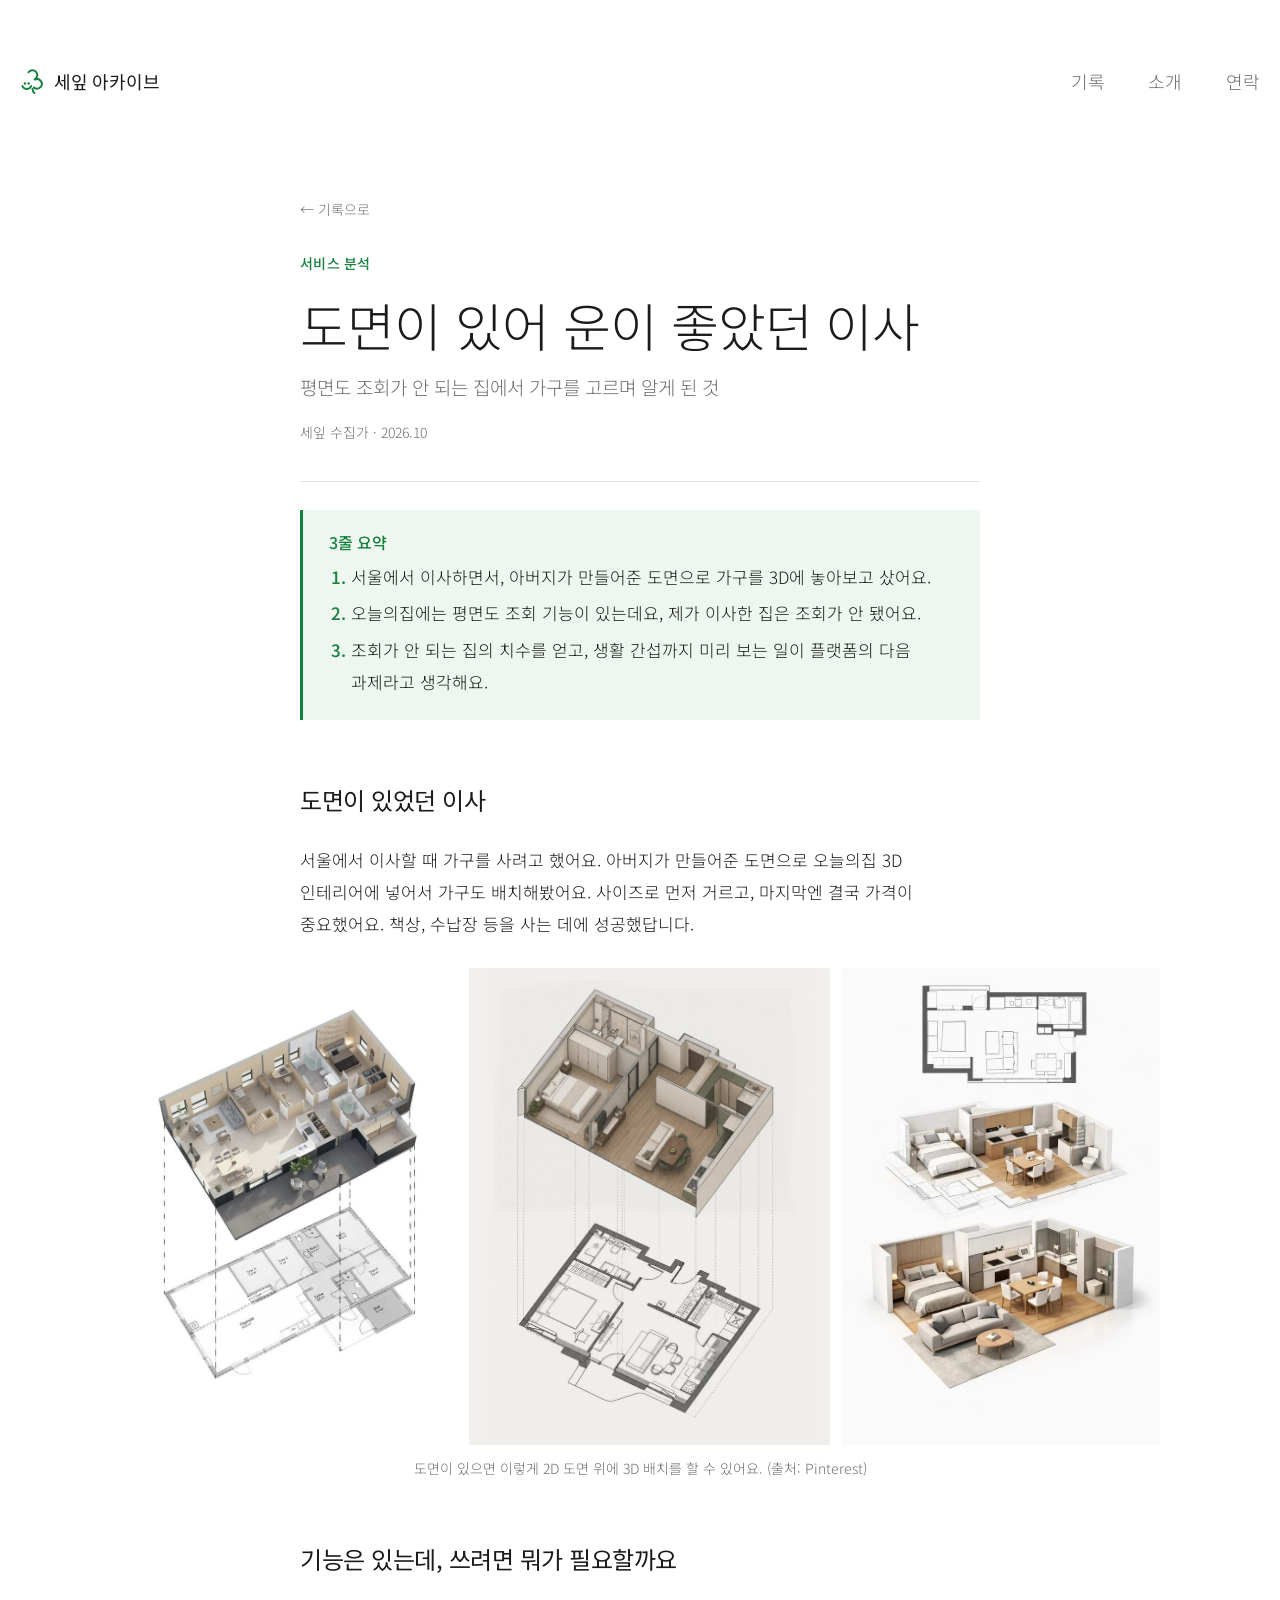
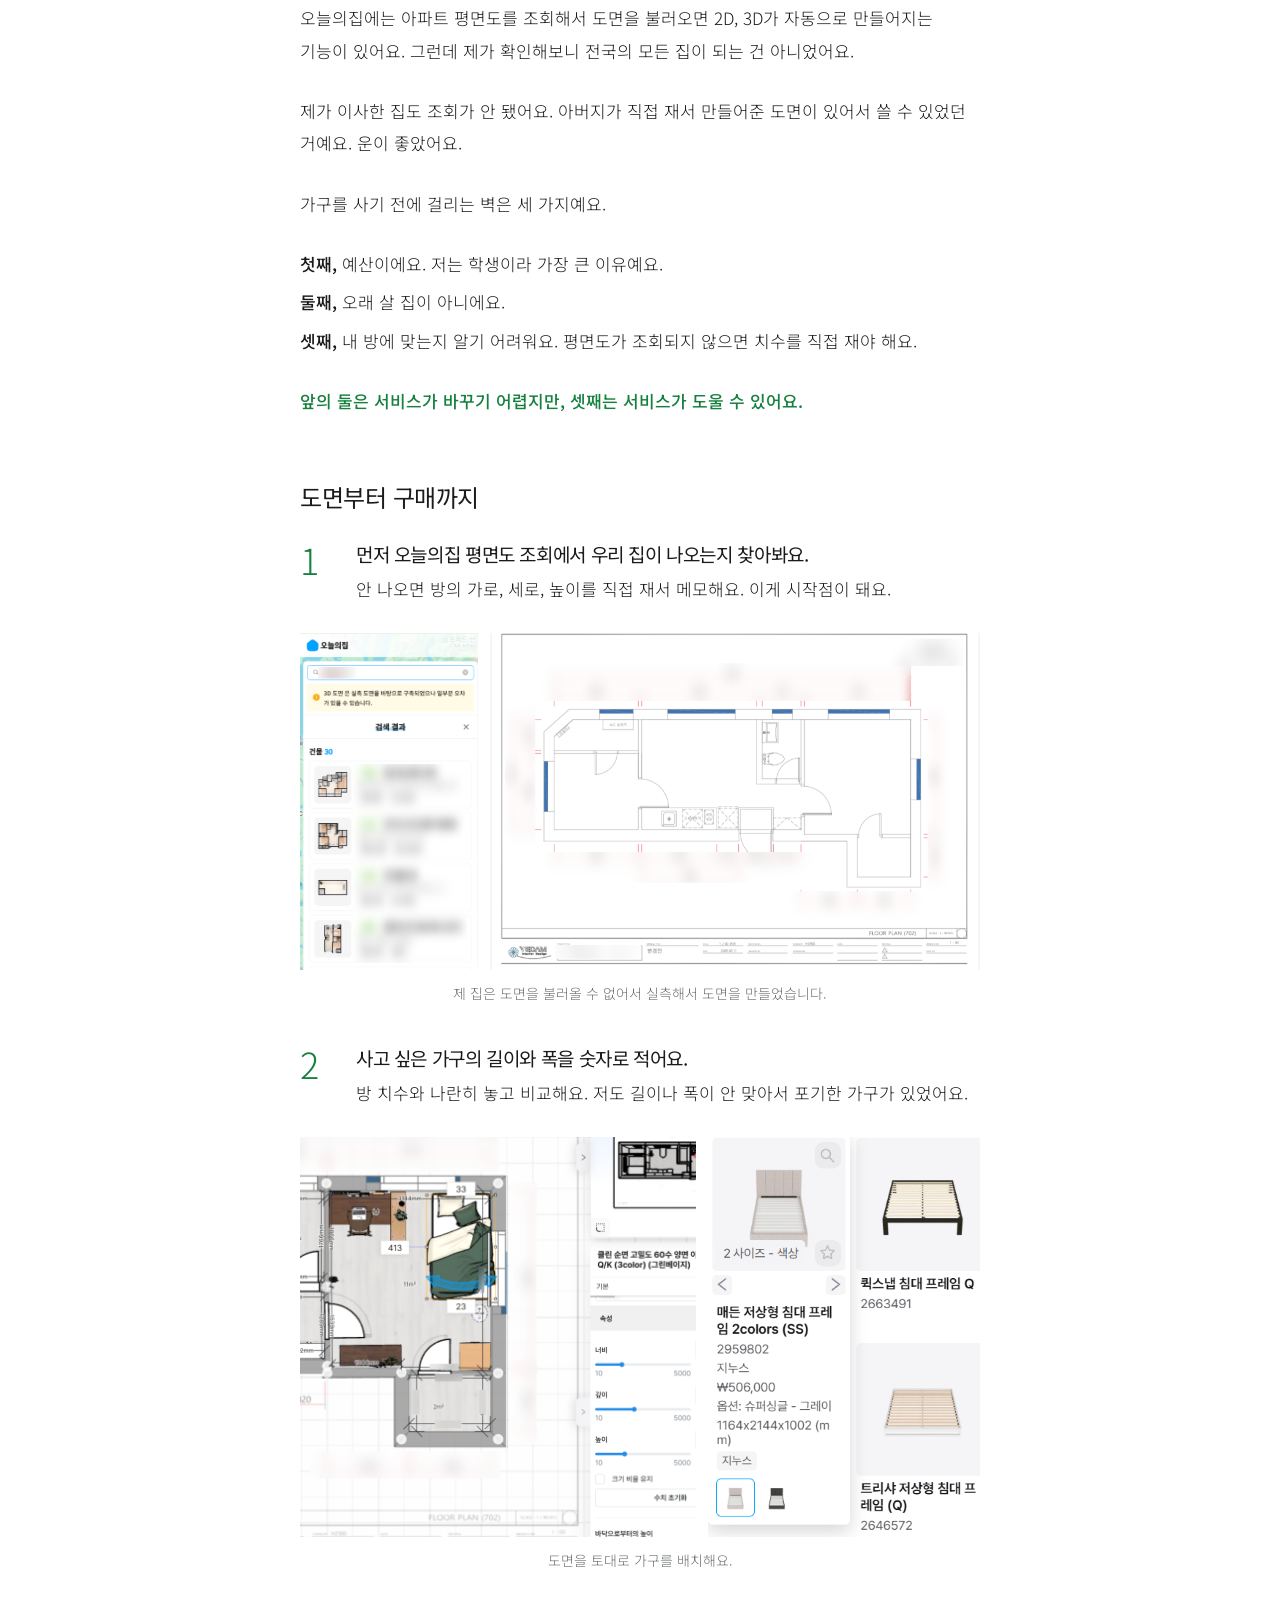
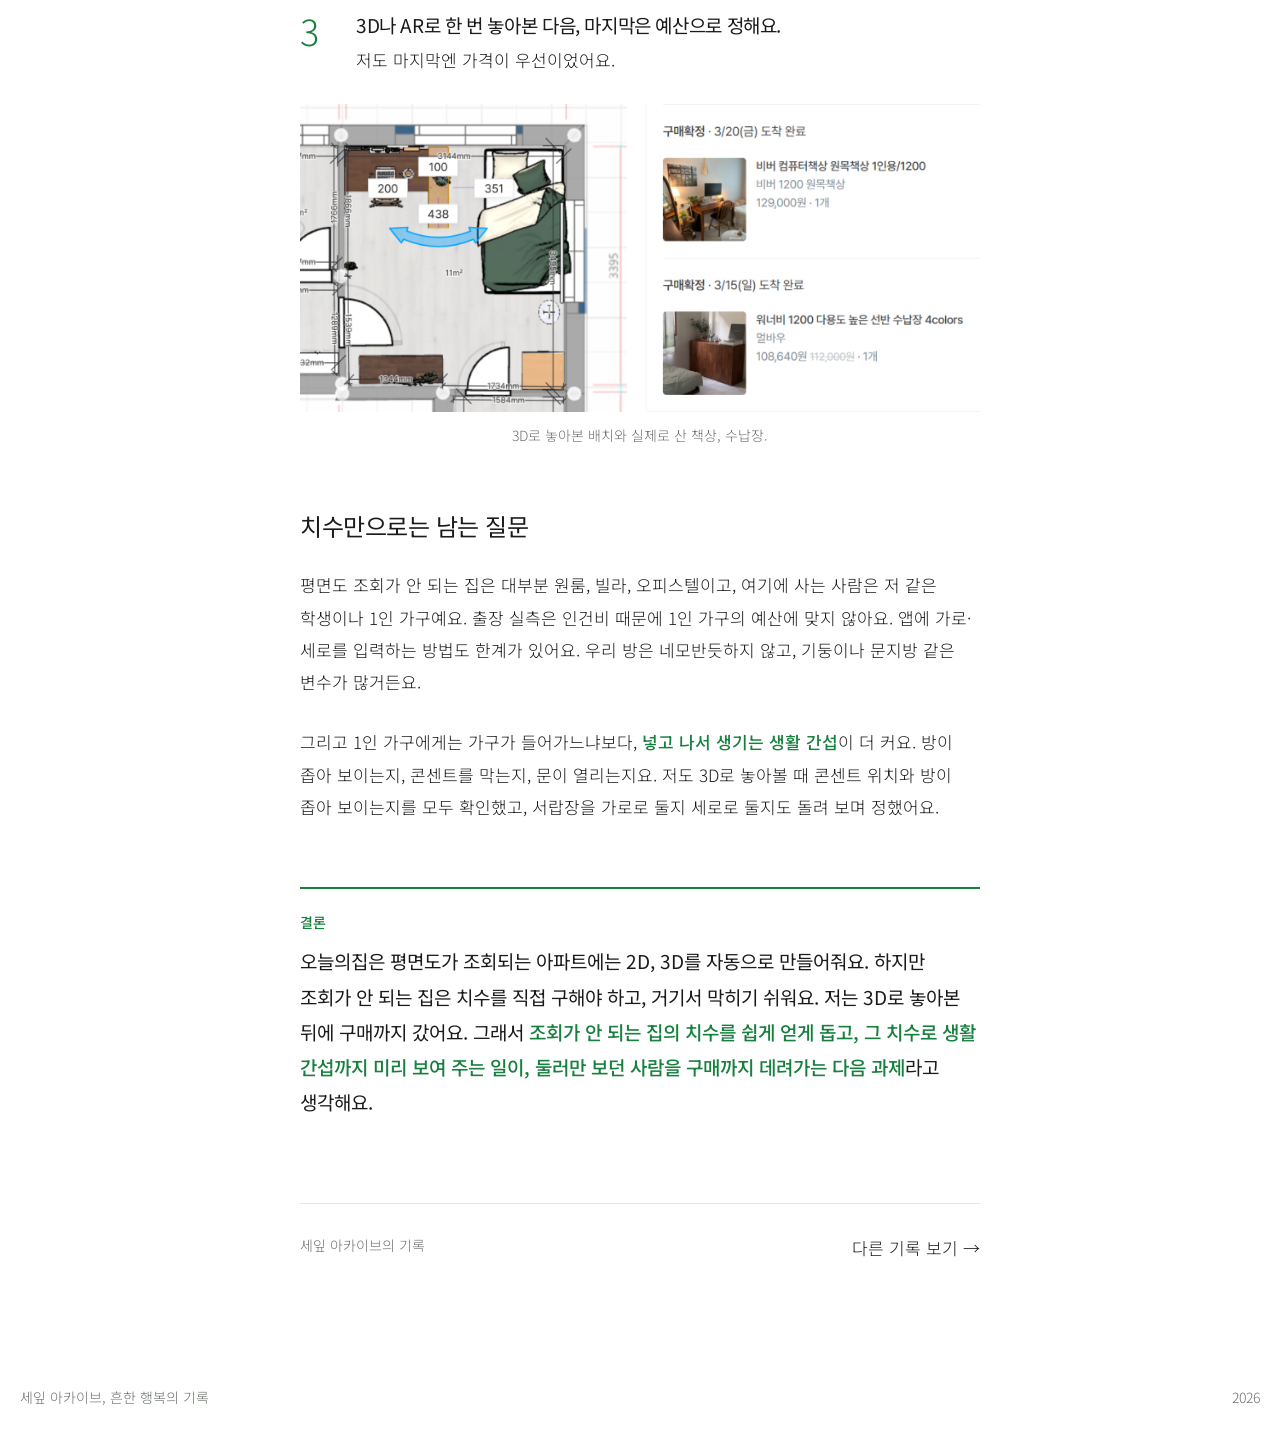
<file: posts/floorplan-move.html>
<!doctype html>
<html lang="ko">
<head>
<meta charset="utf-8">
<meta name="viewport" content="width=device-width, initial-scale=1, viewport-fit=cover">
<title>도면이 있어 운이 좋았던 이사 · 세잎 아카이브</title>
<meta name="claude:viewport-fit-sides" content="cover">
<meta name="description" content="평면도 조회가 안 되는 집에서, 아버지가 만들어준 도면으로 가구를 3D에 놓아보고 산 기록. 서비스 분석.">
<link rel="preconnect" href="https://fonts.googleapis.com">
<link rel="preconnect" href="https://fonts.gstatic.com" crossorigin>
<link href="https://fonts.googleapis.com/css2?family=Noto+Sans+KR:wght@300;400;500&display=swap" rel="stylesheet">
<style>
/* Layout: one record, read like a magazine column. The same header as the index, then a narrow
   text column (about 40 characters of Korean) with figures that step out wider than the text.
   Clover green marks the interest, the summary, step numbers, key sentences and the conclusion. */
:root {
  --bg: #ffffff;
  --thumb: #f2f3f1;
  --ink: #1a1c1a;
  --muted: #6b716b;        /* 5:1 on white */
  --rule: #e3e6e2;
  --accent: #17803f;       /* clover green, 5.2:1 on white, readable as text */
  --accent-soft: #eef6f0;  /* summary ground */

  --font: "Noto Sans KR", -apple-system, BlinkMacSystemFont, "Apple SD Gothic Neo", "Malgun Gothic", system-ui, sans-serif;

  --step-small: 0.875rem;
  --step-body: 1.0625rem;
  --step-h2: 1.5rem;
  --step-title: clamp(2rem, 1.35rem + 2.4vw, 3.25rem);

  --text: 680px;
  --wide: 1040px;
  --gutter-l: max(20px, env(safe-area-inset-left, 0px));
  --gutter-r: max(20px, env(safe-area-inset-right, 0px));
  --ease-out: cubic-bezier(0.23, 1, 0.32, 1);
  color-scheme: light;
}

*, *::before, *::after { box-sizing: border-box; }
html { -webkit-text-size-adjust: 100%; }
body {
  margin: 0;
  background: var(--bg);
  color: var(--ink);
  font-family: var(--font);
  font-weight: 300;
  font-size: var(--step-body);
  line-height: 1.9;
  word-break: keep-all;
  overflow-wrap: break-word;
  -webkit-font-smoothing: antialiased;
}
body::before {
  content: ""; position: fixed; inset: 0 0 auto; height: env(safe-area-inset-top, 0px);
  z-index: 10; background: var(--bg);
}
h1, h2, h3 { font-weight: 300; letter-spacing: -0.02em; line-height: 1.3; margin: 0; text-wrap: balance; }
p, ol, ul, figure { margin: 0; }
a { color: inherit; }
img { display: block; max-width: 100%; height: auto; }
:focus-visible { outline: 2px solid var(--accent); outline-offset: 3px; border-radius: 4px; }
::selection { background: #dff0e3; color: var(--ink); }

.wrap { padding-left: var(--gutter-l); padding-right: var(--gutter-r); }

/* ---------- header, same as the index ---------- */
.top { display: flex; align-items: center; justify-content: space-between; gap: 24px; padding-block: 56px 0; }
.wordmark { display: inline-flex; align-items: center; gap: 8px; font-size: 1.125rem; font-weight: 400; letter-spacing: -0.01em; text-decoration: none; padding: 8px 0; }
.wordmark svg { width: 26px; height: 26px; color: var(--accent); transition: transform 300ms var(--ease-out); }
.wordmark:hover svg { transform: rotate(-12deg); }
.menu { display: flex; gap: clamp(20px, 3.4vw, 48px); font-size: 1.125rem; }
.menu a { color: var(--muted); text-decoration: none; padding: 8px 0; transition: color 160ms ease; }
.menu a:hover { color: var(--ink); }

/* ---------- the record ---------- */
.post { display: grid; gap: 28px; padding-block: clamp(56px, 7vw, 104px) 120px; }
.post > * { width: 100%; max-width: var(--text); margin-inline: auto; }
.post > .wide { max-width: var(--wide); }

.back { font-size: var(--step-small); color: var(--muted); text-decoration: none; justify-self: start; transition: color 160ms ease; }
.back:hover { color: var(--accent); }

.head { display: grid; gap: 16px; padding-bottom: 36px; border-bottom: 1px solid var(--rule); }
.kicker { color: var(--accent); font-size: var(--step-small); font-weight: 500; letter-spacing: 0.02em; }
.head h1 { font-size: var(--step-title); line-height: 1.22; }
.dek { color: var(--muted); font-size: 1.1875rem; line-height: 1.6; }
.meta { color: var(--muted); font-size: var(--step-small); font-variant-numeric: tabular-nums; }

.summary { background: var(--accent-soft); border-left: 3px solid var(--accent); padding: 22px 26px; display: grid; gap: 8px; }
.summary h2 { font-size: 1rem; font-weight: 500; color: var(--accent); letter-spacing: 0; }
.summary ol { padding-left: 1.3em; display: grid; gap: 4px; }
.summary li::marker { color: var(--accent); font-weight: 500; }

.post h2.sec { font-size: var(--step-h2); font-weight: 400; margin-top: 36px; }
.post strong { font-weight: 500; }
.key { color: var(--accent); font-weight: 500; }

.walls { list-style: none; padding: 0; display: grid; gap: 6px; }
.walls b { font-weight: 500; }

/* the steps are a real order: read the floor plan, compare numbers, then decide on price */
.steps { list-style: none; padding: 0; display: grid; gap: 40px; counter-reset: step; }
.steps > li { display: grid; grid-template-columns: 2.5rem minmax(0, 1fr); gap: 4px 16px; counter-increment: step; }
.steps > li::before {
  content: counter(step); grid-row: 1 / span 3;
  color: var(--accent); font-size: 2.25rem; font-weight: 300; line-height: 1.1; font-variant-numeric: tabular-nums;
}
.steps h3 { font-size: 1.1875rem; font-weight: 400; line-height: 1.5; }
.steps .fig { grid-column: 1 / -1; margin-top: 20px; }

/* figures: images side by side at one common height, each keeping its own shape */
.fig { display: grid; gap: 12px; }
.row { display: flex; gap: 12px; align-items: flex-start; }
.row > * { min-width: 0; flex: var(--r, 1) 1 0; }
.row img { width: 100%; background: var(--thumb); }
figcaption { color: var(--muted); font-size: var(--step-small); line-height: 1.6; text-align: center; text-wrap: balance; }

.conclusion { border-top: 2px solid var(--accent); padding-top: 24px; margin-top: 36px; display: grid; gap: 12px; }
.conclusion h2 { font-size: var(--step-small); font-weight: 500; color: var(--accent); letter-spacing: 0.02em; }
.conclusion p { font-size: 1.1875rem; line-height: 1.85; font-weight: 400; }

.next { margin-top: 56px; padding-top: 28px; border-top: 1px solid var(--rule); display: flex; flex-wrap: wrap; justify-content: space-between; gap: 12px 24px; }
.next a { text-decoration: none; transition: color 160ms ease; }
.next a:hover { color: var(--accent); }
.next .label { color: var(--muted); font-size: var(--step-small); }

.foot { padding-block: 0 40px; display: flex; flex-wrap: wrap; justify-content: space-between; gap: 8px 24px; font-size: var(--step-small); color: var(--muted); }

/* ---------- phone ---------- */
@media (max-width: 720px) {
  body { font-size: 1rem; }
  .top { padding-block: 32px 0; flex-wrap: wrap; }
  .menu { font-size: 1rem; gap: 20px; }
  .wordmark { font-size: 1rem; }
  .post { padding-block: 48px 96px; gap: 24px; }
  .dek { font-size: 1.0625rem; }
  .summary { padding: 18px 20px; }
  .steps > li { grid-template-columns: 1.75rem minmax(0, 1fr); gap: 4px 12px; }
  .steps > li::before { font-size: 1.75rem; }
  .conclusion p { font-size: 1.0625rem; }
  /* three tall pictures: swipe sideways instead of shrinking them to stamps */
  .row.swipe { overflow-x: auto; scroll-snap-type: x mandatory; padding-bottom: 6px; }
  .row.swipe > * { flex: 0 0 72%; scroll-snap-align: start; }
  /* a tall and a wide picture: stack them, the tall one kept to a readable height */
  .row.stack { flex-direction: column; align-items: center; }
  .row.stack > * { flex: none; width: 100%; }
  .row.stack img { width: auto; max-width: 100%; max-height: 520px; margin-inline: auto; }
}
</style>
</head>
<body>

<svg width="0" height="0" style="position:absolute" aria-hidden="true" focusable="false">
  <defs>
    <path id="leaf" d="M0 0 C-6 -8 -24 -16 -22 -31.2 C-20 -42 -4 -43.2 0 -32.8 C4 -43.2 20 -42 22 -31.2 C24 -16 6 -8 0 0Z"/>
    <symbol id="trefoil" viewBox="0 0 100 100">
      <path d="M50 52 Q62 70 56 96" fill="none" stroke-width="3.2" stroke-linecap="round" style="stroke: var(--stem, currentColor)"/>
      <g transform="translate(50 52)" style="fill: var(--leaf-fill, currentColor)">
        <use href="#leaf"/>
        <use href="#leaf" transform="rotate(120)"/>
        <use href="#leaf" transform="rotate(240)"/>
      </g>
    </symbol>
  </defs>
</svg>

<header class="wrap top">
  <a class="wordmark" href="../index.html"><svg viewBox="8 6 88 92" aria-hidden="true"><path d="M36.1 21.2A17 17 0 1 1 57.8 46.1L58.2 46.9A17 17 0 1 1 55.1 75.0M45.4 70.2A17 17 0 0 1 14.6 70.2M50 80Q51 89 57 95" fill="none" stroke="currentColor" stroke-width="7" stroke-linecap="round" stroke-linejoin="round"/><circle cx="23.5" cy="61" r="4.3" fill="currentColor"/><circle cx="36.5" cy="61" r="4.3" fill="currentColor"/></svg>세잎 아카이브</a>
  <nav class="menu" aria-label="주요 메뉴"><a href="../index.html#archive">기록</a><a href="../index.html#about">소개</a><a href="../index.html#contact">연락</a></nav>
</header>

<main class="wrap">
<article class="post">
  <a class="back" href="../index.html#archive">← 기록으로</a>

  <header class="head">
    <p class="kicker">서비스 분석</p>
    <h1>도면이 있어 운이 좋았던 이사</h1>
    <p class="dek">평면도 조회가 안 되는 집에서 가구를 고르며 알게 된 것</p>
    <p class="meta">세잎 수집가 · 2026.10</p>
  </header>

  <section class="summary" aria-labelledby="summary-title">
    <h2 id="summary-title">3줄 요약</h2>
    <ol>
      <li>서울에서 이사하면서, 아버지가 만들어준 도면으로 가구를 3D에 놓아보고 샀어요.</li>
      <li>오늘의집에는 평면도 조회 기능이 있는데요, 제가 이사한 집은 조회가 안 됐어요.</li>
      <li>조회가 안 되는 집의 치수를 얻고, 생활 간섭까지 미리 보는 일이 플랫폼의 다음 과제라고 생각해요.</li>
    </ol>
  </section>

  <h2 class="sec">도면이 있었던 이사</h2>
  <p>서울에서 이사할 때 가구를 사려고 했어요. 아버지가 만들어준 도면으로 오늘의집 3D 인테리어에 넣어서 가구도 배치해봤어요. 사이즈로 먼저 거르고, 마지막엔 결국 가격이 중요했어요. 책상, 수납장 등을 사는 데에 성공했답니다.</p>

  <figure class="fig wide">
    <div class="row swipe">
      <img src="images/floorplan-pin-1.jpg" width="736" height="1041" style="--r: 0.707" loading="lazy" alt="주택 평면도 위에 같은 집을 3D로 띄워 가구 배치를 보여 주는 그림">
      <img src="images/floorplan-pin-2.jpg" width="736" height="969" style="--r: 0.760" loading="lazy" alt="침실과 거실이 있는 집의 2D 평면도와 그 위의 3D 모형">
      <img src="images/floorplan-pin-3.jpg" width="736" height="1104" style="--r: 0.667" loading="lazy" alt="원룸 평면도와 그 평면도로 만든 3D 가구 배치 두 가지">
    </div>
    <figcaption>도면이 있으면 이렇게 2D 도면 위에 3D 배치를 할 수 있어요. (출처: Pinterest)</figcaption>
  </figure>

  <h2 class="sec">기능은 있는데, 쓰려면 뭐가 필요할까요</h2>
  <p>오늘의집에는 아파트 평면도를 조회해서 도면을 불러오면 2D, 3D가 자동으로 만들어지는 기능이 있어요. 그런데 제가 확인해보니 전국의 모든 집이 되는 건 아니었어요.</p>
  <p>제가 이사한 집도 조회가 안 됐어요. 아버지가 직접 재서 만들어준 도면이 있어서 쓸 수 있었던 거예요. 운이 좋았어요.</p>
  <p>가구를 사기 전에 걸리는 벽은 세 가지예요.</p>
  <ul class="walls">
    <li><b>첫째,</b> 예산이에요. 저는 학생이라 가장 큰 이유예요.</li>
    <li><b>둘째,</b> 오래 살 집이 아니에요.</li>
    <li><b>셋째,</b> 내 방에 맞는지 알기 어려워요. 평면도가 조회되지 않으면 치수를 직접 재야 해요.</li>
  </ul>
  <p class="key">앞의 둘은 서비스가 바꾸기 어렵지만, 셋째는 서비스가 도울 수 있어요.</p>

  <h2 class="sec">도면부터 구매까지</h2>
  <ol class="steps">
    <li>
      <h3>먼저 오늘의집 평면도 조회에서 우리 집이 나오는지 찾아봐요.</h3>
      <p>안 나오면 방의 가로, 세로, 높이를 직접 재서 메모해요. 이게 시작점이 돼요.</p>
      <figure class="fig">
        <div class="row stack">
          <img src="images/floorplan-ohou-search.png" width="400" height="755" style="--r: 0.530" loading="lazy" alt="오늘의집 평면도 조회 화면. 검색 결과로 건물 30개가 나오지만 제 집은 없음">
          <img src="images/floorplan-my-plan.png" width="800" height="550" style="--r: 1.455" loading="lazy" alt="실측해서 만든 제 집의 평면도. 방 두 칸과 주방, 욕실, 창문 위치가 표시됨">
        </div>
        <figcaption>제 집은 도면을 불러올 수 없어서 실측해서 도면을 만들었습니다.</figcaption>
      </figure>
    </li>
    <li>
      <h3>사고 싶은 가구의 길이와 폭을 숫자로 적어요.</h3>
      <p>방 치수와 나란히 놓고 비교해요. 저도 길이나 폭이 안 맞아서 포기한 가구가 있었어요.</p>
      <figure class="fig">
        <div class="row stack">
          <img src="images/floorplan-3d-layout.png" width="400" height="404" style="--r: 0.990" loading="lazy" alt="실측 도면 위에 침대와 책상을 놓아본 3D 인테리어 화면. 옆에는 가구의 너비, 깊이, 높이를 조절하는 칸이 있음">
          <img src="images/floorplan-products.png" width="372" height="547" style="--r: 0.680" loading="lazy" alt="비교한 저상형 침대 프레임 상품들. 한 상품에 1164x2144x1002mm 치수와 가격이 적혀 있음">
        </div>
        <figcaption>도면을 토대로 가구를 배치해요.</figcaption>
      </figure>
    </li>
    <li>
      <h3>3D나 AR로 한 번 놓아본 다음, 마지막은 예산으로 정해요.</h3>
      <p>저도 마지막엔 가격이 우선이었어요.</p>
      <figure class="fig">
        <div class="row stack">
          <img src="images/floorplan-3d-closeup.png" width="400" height="376" style="--r: 1.064" loading="lazy" alt="책상과 침대를 놓아본 3D 배치 화면. 가구 주변 거리가 숫자로, 서랍장 방향을 돌리는 파란 화살표가 표시됨">
          <img src="images/floorplan-orders.png" width="400" height="361" style="--r: 1.108" loading="lazy" alt="구매 확정 내역. 원목 책상 129,000원, 높은 선반 수납장 108,640원">
        </div>
        <figcaption>3D로 놓아본 배치와 실제로 산 책상, 수납장.</figcaption>
      </figure>
    </li>
  </ol>

  <h2 class="sec">치수만으로는 남는 질문</h2>
  <p>평면도 조회가 안 되는 집은 대부분 원룸, 빌라, 오피스텔이고, 여기에 사는 사람은 저 같은 학생이나 1인 가구예요. 출장 실측은 인건비 때문에 1인 가구의 예산에 맞지 않아요. 앱에 가로·세로를 입력하는 방법도 한계가 있어요. 우리 방은 네모반듯하지 않고, 기둥이나 문지방 같은 변수가 많거든요.</p>
  <p>그리고 1인 가구에게는 가구가 들어가느냐보다, <span class="key">넣고 나서 생기는 생활 간섭</span>이 더 커요. 방이 좁아 보이는지, 콘센트를 막는지, 문이 열리는지요. 저도 3D로 놓아볼 때 콘센트 위치와 방이 좁아 보이는지를 모두 확인했고, 서랍장을 가로로 둘지 세로로 둘지도 돌려 보며 정했어요.</p>

  <section class="conclusion" aria-labelledby="conclusion-title">
    <h2 id="conclusion-title">결론</h2>
    <p>오늘의집은 평면도가 조회되는 아파트에는 2D, 3D를 자동으로 만들어줘요. 하지만 조회가 안 되는 집은 치수를 직접 구해야 하고, 거기서 막히기 쉬워요. 저는 3D로 놓아본 뒤에 구매까지 갔어요. 그래서 <span class="key">조회가 안 되는 집의 치수를 쉽게 얻게 돕고, 그 치수로 생활 간섭까지 미리 보여 주는 일이, 둘러만 보던 사람을 구매까지 데려가는 다음 과제</span>라고 생각해요.</p>
  </section>

  <nav class="next" aria-label="다음으로">
    <span class="label">세잎 아카이브의 기록</span>
    <a href="../index.html#archive">다른 기록 보기 →</a>
  </nav>
</article>
</main>

<footer class="wrap foot">
  <span>세잎 아카이브, 흔한 행복의 기록</span>
  <span>2026</span>
</footer>

</body>
</html>
</file>
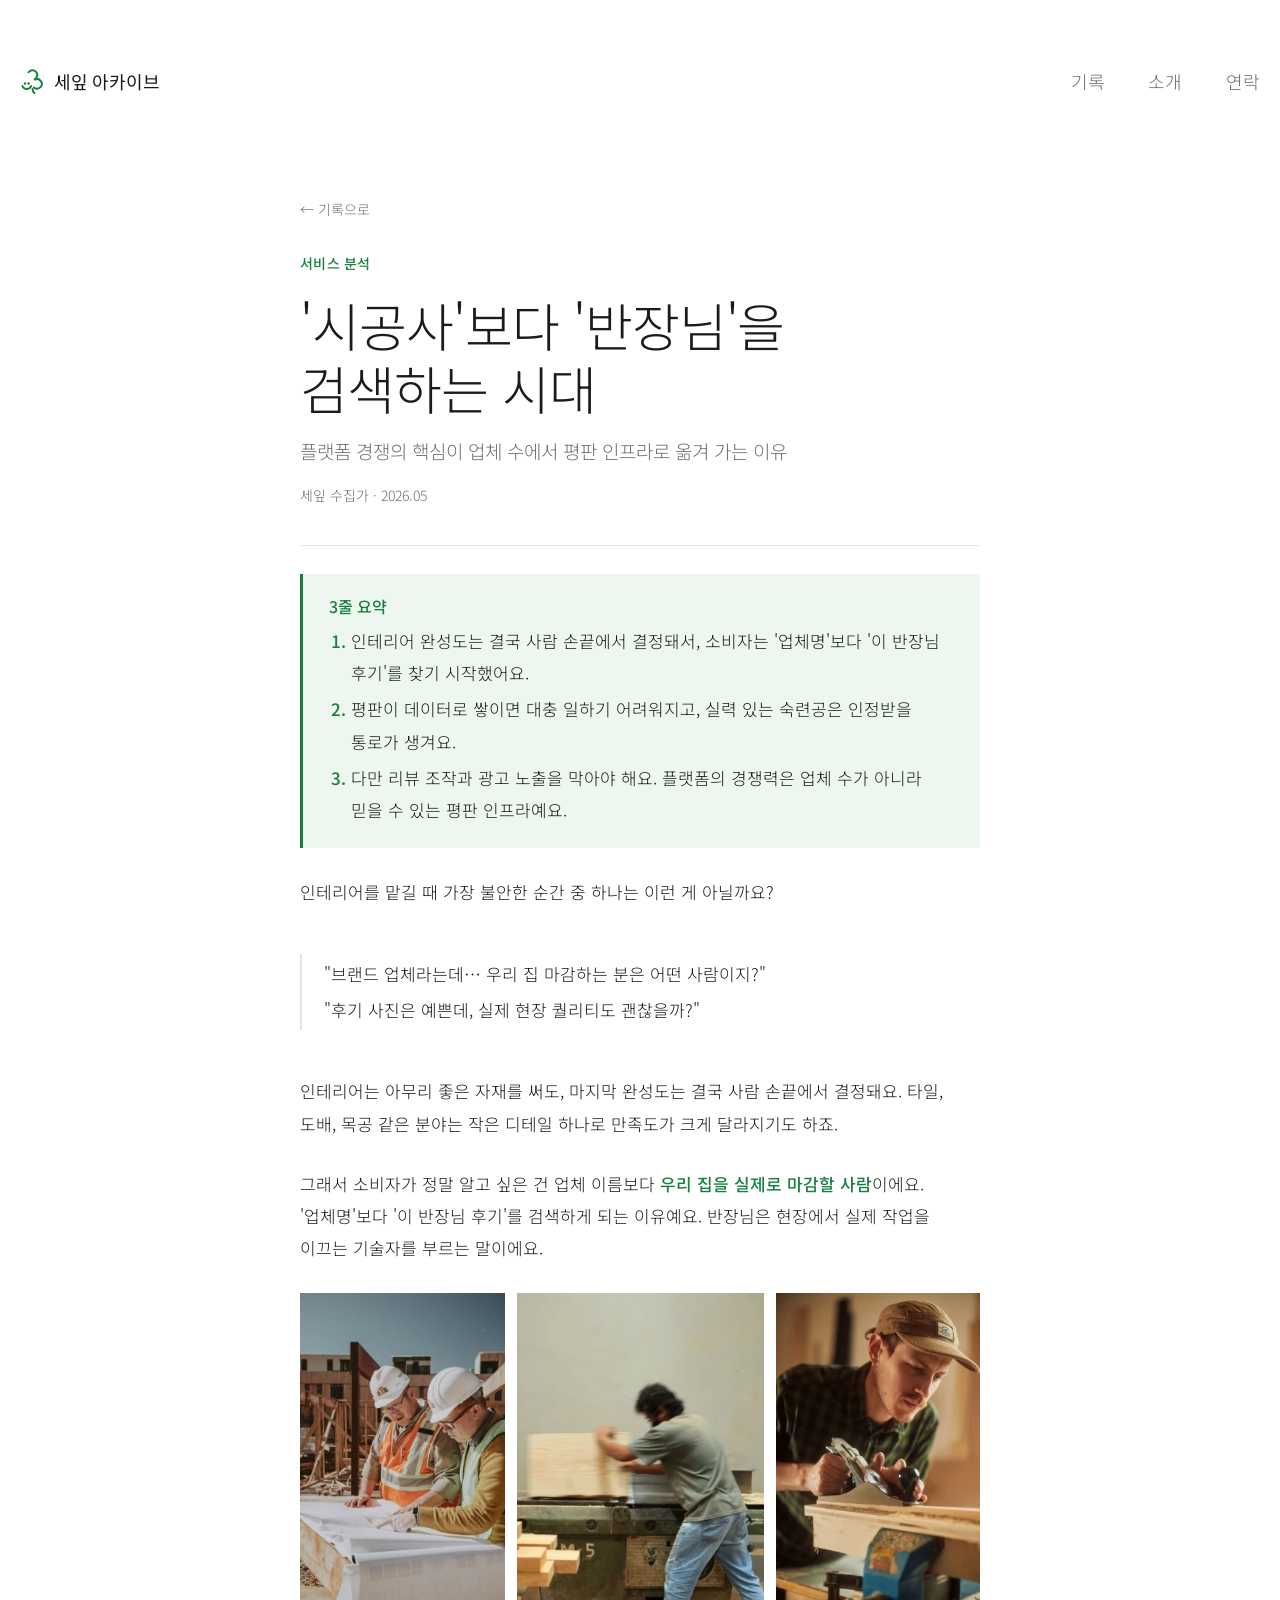
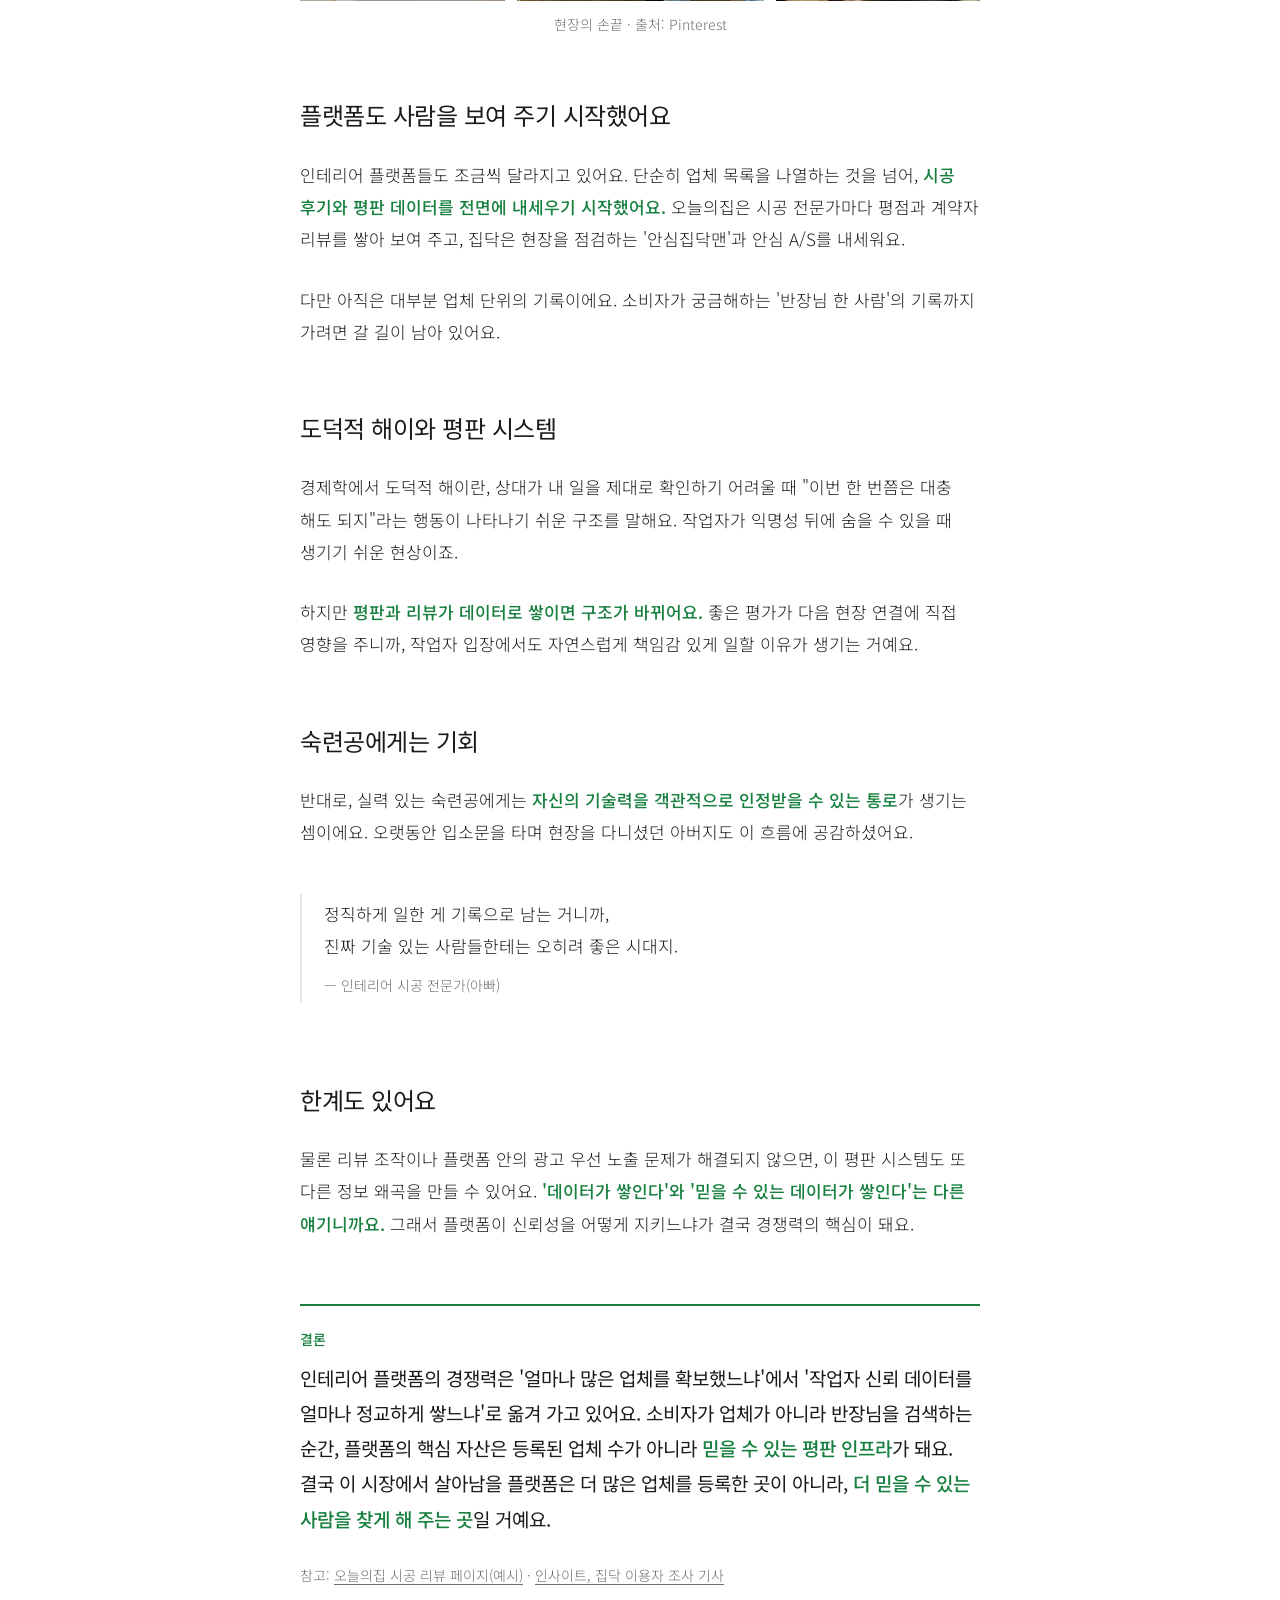
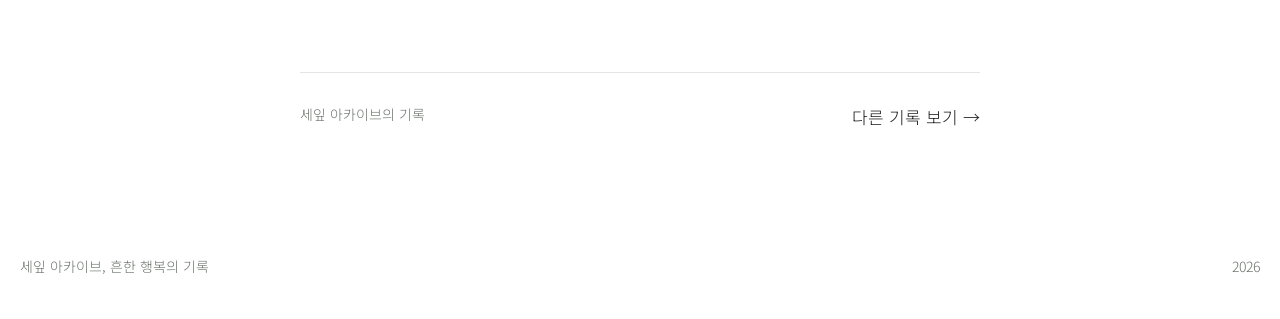
<file: posts/foreman-review.html>
<!doctype html>
<html lang="ko">
<head>
<meta charset="utf-8">
<meta name="viewport" content="width=device-width, initial-scale=1, viewport-fit=cover">
<title>'시공사'보다 '반장님'을 검색하는 시대 · 세잎 아카이브</title>
<meta name="claude:viewport-fit-sides" content="cover">
<meta name="description" content="인테리어 플랫폼 경쟁의 핵심이 업체 수에서 작업자 평판 데이터로 옮겨 가는 이유. 서비스 분석.">
<link rel="preconnect" href="https://fonts.googleapis.com">
<link rel="preconnect" href="https://fonts.gstatic.com" crossorigin>
<link href="https://fonts.googleapis.com/css2?family=Noto+Sans+KR:wght@300;400;500&display=swap" rel="stylesheet">
<style>
/* Layout: one record, read like a magazine column. The same header as the index, then a narrow
   text column (about 40 characters of Korean) with figures that step out wider than the text.
   Clover green marks the interest, the summary, step numbers, key sentences and the conclusion. */
:root {
  --bg: #ffffff;
  --thumb: #f2f3f1;
  --ink: #1a1c1a;
  --muted: #6b716b;        /* 5:1 on white */
  --rule: #e3e6e2;
  --accent: #17803f;       /* clover green, 5.2:1 on white, readable as text */
  --accent-soft: #eef6f0;  /* summary ground */

  --font: "Noto Sans KR", -apple-system, BlinkMacSystemFont, "Apple SD Gothic Neo", "Malgun Gothic", system-ui, sans-serif;

  --step-small: 0.875rem;
  --step-body: 1.0625rem;
  --step-h2: 1.5rem;
  --step-title: clamp(2rem, 1.35rem + 2.4vw, 3.25rem);

  --text: 680px;
  --wide: 1040px;
  --gutter-l: max(20px, env(safe-area-inset-left, 0px));
  --gutter-r: max(20px, env(safe-area-inset-right, 0px));
  --ease-out: cubic-bezier(0.23, 1, 0.32, 1);
  color-scheme: light;
}

*, *::before, *::after { box-sizing: border-box; }
html { -webkit-text-size-adjust: 100%; }
body {
  margin: 0;
  background: var(--bg);
  color: var(--ink);
  font-family: var(--font);
  font-weight: 300;
  font-size: var(--step-body);
  line-height: 1.9;
  word-break: keep-all;
  overflow-wrap: break-word;
  -webkit-font-smoothing: antialiased;
}
body::before {
  content: ""; position: fixed; inset: 0 0 auto; height: env(safe-area-inset-top, 0px);
  z-index: 10; background: var(--bg);
}
h1, h2, h3 { font-weight: 300; letter-spacing: -0.02em; line-height: 1.3; margin: 0; text-wrap: balance; }
p, ol, ul, figure { margin: 0; }
a { color: inherit; }
img { display: block; max-width: 100%; height: auto; }
:focus-visible { outline: 2px solid var(--accent); outline-offset: 3px; border-radius: 4px; }
::selection { background: #dff0e3; color: var(--ink); }

.wrap { padding-left: var(--gutter-l); padding-right: var(--gutter-r); }

/* ---------- header, same as the index ---------- */
.top { display: flex; align-items: center; justify-content: space-between; gap: 24px; padding-block: 56px 0; }
.wordmark { display: inline-flex; align-items: center; gap: 8px; font-size: 1.125rem; font-weight: 400; letter-spacing: -0.01em; text-decoration: none; padding: 8px 0; }
.wordmark svg { width: 26px; height: 26px; color: var(--accent); transition: transform 300ms var(--ease-out); }
.wordmark:hover svg { transform: rotate(-12deg); }
.menu { display: flex; gap: clamp(20px, 3.4vw, 48px); font-size: 1.125rem; }
.menu a { color: var(--muted); text-decoration: none; padding: 8px 0; transition: color 160ms ease; }
.menu a:hover { color: var(--ink); }

/* ---------- the record ---------- */
.post { display: grid; gap: 28px; padding-block: clamp(56px, 7vw, 104px) 120px; }
.post > * { width: 100%; max-width: var(--text); margin-inline: auto; }
.post > .wide { max-width: var(--wide); }

.back { font-size: var(--step-small); color: var(--muted); text-decoration: none; justify-self: start; transition: color 160ms ease; }
.back:hover { color: var(--accent); }

.head { display: grid; gap: 16px; padding-bottom: 36px; border-bottom: 1px solid var(--rule); }
.kicker { color: var(--accent); font-size: var(--step-small); font-weight: 500; letter-spacing: 0.02em; }
.head h1 { font-size: var(--step-title); line-height: 1.22; }
.dek { color: var(--muted); font-size: 1.1875rem; line-height: 1.6; }
.meta { color: var(--muted); font-size: var(--step-small); font-variant-numeric: tabular-nums; }

.summary { background: var(--accent-soft); border-left: 3px solid var(--accent); padding: 22px 26px; display: grid; gap: 8px; }
.summary h2 { font-size: 1rem; font-weight: 500; color: var(--accent); letter-spacing: 0; }
.summary ol { padding-left: 1.3em; display: grid; gap: 4px; }
.summary li::marker { color: var(--accent); font-weight: 500; }

.post h2.sec { font-size: var(--step-h2); font-weight: 400; margin-top: 36px; }
.post strong { font-weight: 500; }
.key { color: var(--accent); font-weight: 500; }

.quote { border-left: 2px solid var(--rule); padding: 4px 0 4px 22px; display: grid; gap: 4px; }
.quote p { color: var(--ink); }
.refs { color: var(--muted); font-size: var(--step-small); line-height: 1.7; }
.refs a { text-underline-offset: 3px; text-decoration-thickness: 1px; }
.refs a:hover { color: var(--accent); }
.quote cite { color: var(--muted); font-size: var(--step-small); font-style: normal; margin-top: 6px; }


/* figures: images side by side at one common height, each keeping its own shape */
.fig { display: grid; gap: 12px; }
.row { display: flex; gap: 12px; align-items: flex-start; }
.row > * { min-width: 0; flex: var(--r, 1) 1 0; }
.row img { width: 100%; background: var(--thumb); }
figcaption { color: var(--muted); font-size: var(--step-small); line-height: 1.6; text-align: center; text-wrap: balance; }

.conclusion { border-top: 2px solid var(--accent); padding-top: 24px; margin-top: 36px; display: grid; gap: 12px; }
.conclusion h2 { font-size: var(--step-small); font-weight: 500; color: var(--accent); letter-spacing: 0.02em; }
.conclusion p { font-size: 1.1875rem; line-height: 1.85; font-weight: 400; }

.next { margin-top: 56px; padding-top: 28px; border-top: 1px solid var(--rule); display: flex; flex-wrap: wrap; justify-content: space-between; gap: 12px 24px; }
.next a { text-decoration: none; transition: color 160ms ease; }
.next a:hover { color: var(--accent); }
.next .label { color: var(--muted); font-size: var(--step-small); }

.foot { padding-block: 0 40px; display: flex; flex-wrap: wrap; justify-content: space-between; gap: 8px 24px; font-size: var(--step-small); color: var(--muted); }

/* ---------- phone ---------- */
@media (max-width: 720px) {
  body { font-size: 1rem; }
  .top { padding-block: 32px 0; flex-wrap: wrap; }
  .menu { font-size: 1rem; gap: 20px; }
  .wordmark { font-size: 1rem; }
  .post { padding-block: 48px 96px; gap: 24px; }
  .dek { font-size: 1.0625rem; }
  .summary { padding: 18px 20px; }
  .conclusion p { font-size: 1.0625rem; }
  /* three tall pictures: swipe sideways instead of shrinking them to stamps */
  .row.swipe { overflow-x: auto; scroll-snap-type: x mandatory; padding-bottom: 6px; }
  .row.swipe > * { flex: 0 0 72%; scroll-snap-align: start; }
}
</style>
</head>
<body>

<svg width="0" height="0" style="position:absolute" aria-hidden="true" focusable="false">
  <defs>
    <path id="leaf" d="M0 0 C-6 -8 -24 -16 -22 -31.2 C-20 -42 -4 -43.2 0 -32.8 C4 -43.2 20 -42 22 -31.2 C24 -16 6 -8 0 0Z"/>
    <symbol id="trefoil" viewBox="0 0 100 100">
      <path d="M50 52 Q62 70 56 96" fill="none" stroke-width="3.2" stroke-linecap="round" style="stroke: var(--stem, currentColor)"/>
      <g transform="translate(50 52)" style="fill: var(--leaf-fill, currentColor)">
        <use href="#leaf"/>
        <use href="#leaf" transform="rotate(120)"/>
        <use href="#leaf" transform="rotate(240)"/>
      </g>
    </symbol>
  </defs>
</svg>

<header class="wrap top">
  <a class="wordmark" href="../index.html"><svg viewBox="8 6 88 92" aria-hidden="true"><path d="M36.1 21.2A17 17 0 1 1 57.8 46.1L58.2 46.9A17 17 0 1 1 55.1 75.0M45.4 70.2A17 17 0 0 1 14.6 70.2M50 80Q51 89 57 95" fill="none" stroke="currentColor" stroke-width="7" stroke-linecap="round" stroke-linejoin="round"/><circle cx="23.5" cy="61" r="4.3" fill="currentColor"/><circle cx="36.5" cy="61" r="4.3" fill="currentColor"/></svg>세잎 아카이브</a>
  <nav class="menu" aria-label="주요 메뉴"><a href="../index.html#archive">기록</a><a href="../index.html#about">소개</a><a href="../index.html#contact">연락</a></nav>
</header>

<main class="wrap">
<article class="post">
  <a class="back" href="../index.html#archive">← 기록으로</a>

  <header class="head">
    <p class="kicker">서비스 분석</p>
    <h1>'시공사'보다 '반장님'을 검색하는 시대</h1>
    <p class="dek">플랫폼 경쟁의 핵심이 업체 수에서 평판 인프라로 옮겨 가는 이유</p>
    <p class="meta">세잎 수집가 · 2026.05</p>
  </header>

  <section class="summary" aria-labelledby="summary-title">
    <h2 id="summary-title">3줄 요약</h2>
    <ol>
      <li>인테리어 완성도는 결국 사람 손끝에서 결정돼서, 소비자는 '업체명'보다 '이 반장님 후기'를 찾기 시작했어요.</li>
      <li>평판이 데이터로 쌓이면 대충 일하기 어려워지고, 실력 있는 숙련공은 인정받을 통로가 생겨요.</li>
      <li>다만 리뷰 조작과 광고 노출을 막아야 해요. 플랫폼의 경쟁력은 업체 수가 아니라 믿을 수 있는 평판 인프라예요.</li>
    </ol>
  </section>

  <p>인테리어를 맡길 때 가장 불안한 순간 중 하나는 이런 게 아닐까요?</p>
  <blockquote class="quote">
    <p>"브랜드 업체라는데… 우리 집 마감하는 분은 어떤 사람이지?"</p>
    <p>"후기 사진은 예쁜데, 실제 현장 퀄리티도 괜찮을까?"</p>
  </blockquote>
  <p>인테리어는 아무리 좋은 자재를 써도, 마지막 완성도는 결국 사람 손끝에서 결정돼요. 타일, 도배, 목공 같은 분야는 작은 디테일 하나로 만족도가 크게 달라지기도 하죠.</p>
  <p>그래서 소비자가 정말 알고 싶은 건 업체 이름보다 <span class="key">우리 집을 실제로 마감할 사람</span>이에요. '업체명'보다 '이 반장님 후기'를 검색하게 되는 이유예요. 반장님은 현장에서 실제 작업을 이끄는 기술자를 부르는 말이에요.</p>

  <figure class="fig">
    <div class="row swipe">
      <img src="images/foreman-review-blueprint.jpg" width="278" height="418" style="--r: 0.665" loading="lazy" alt="안전모를 쓴 두 사람이 공사 현장에서 도면을 함께 보는 사진">
      <img src="images/foreman-review-planer.jpg" width="335" height="418" style="--r: 0.801" loading="lazy" alt="작업자가 목공 기계에 나무판을 밀어 넣는 사진">
      <img src="images/foreman-review-handplane.jpg" width="277" height="418" style="--r: 0.663" loading="lazy" alt="모자를 쓴 목수가 대패로 나무를 다듬는 사진">
    </div>
    <figcaption>현장의 손끝 · 출처: Pinterest</figcaption>
  </figure>

  <h2 class="sec">플랫폼도 사람을 보여 주기 시작했어요</h2>
  <p>인테리어 플랫폼들도 조금씩 달라지고 있어요. 단순히 업체 목록을 나열하는 것을 넘어, <span class="key">시공 후기와 평판 데이터를 전면에 내세우기 시작했어요.</span> 오늘의집은 시공 전문가마다 평점과 계약자 리뷰를 쌓아 보여 주고, 집닥은 현장을 점검하는 '안심집닥맨'과 안심 A/S를 내세워요.</p>
  <p>다만 아직은 대부분 업체 단위의 기록이에요. 소비자가 궁금해하는 '반장님 한 사람'의 기록까지 가려면 갈 길이 남아 있어요.</p>

  <h2 class="sec">도덕적 해이와 평판 시스템</h2>
  <p>경제학에서 도덕적 해이란, 상대가 내 일을 제대로 확인하기 어려울 때 "이번 한 번쯤은 대충 해도 되지"라는 행동이 나타나기 쉬운 구조를 말해요. 작업자가 익명성 뒤에 숨을 수 있을 때 생기기 쉬운 현상이죠.</p>
  <p>하지만 <span class="key">평판과 리뷰가 데이터로 쌓이면 구조가 바뀌어요.</span> 좋은 평가가 다음 현장 연결에 직접 영향을 주니까, 작업자 입장에서도 자연스럽게 책임감 있게 일할 이유가 생기는 거예요.</p>

  <h2 class="sec">숙련공에게는 기회</h2>
  <p>반대로, 실력 있는 숙련공에게는 <span class="key">자신의 기술력을 객관적으로 인정받을 수 있는 통로</span>가 생기는 셈이에요. 오랫동안 입소문을 타며 현장을 다니셨던 아버지도 이 흐름에 공감하셨어요.</p>
  <blockquote class="quote">
    <p>정직하게 일한 게 기록으로 남는 거니까,<br>진짜 기술 있는 사람들한테는 오히려 좋은 시대지.</p>
    <cite>— 인테리어 시공 전문가(아빠)</cite>
  </blockquote>

  <h2 class="sec">한계도 있어요</h2>
  <p>물론 리뷰 조작이나 플랫폼 안의 광고 우선 노출 문제가 해결되지 않으면, 이 평판 시스템도 또 다른 정보 왜곡을 만들 수 있어요. <span class="key">'데이터가 쌓인다'와 '믿을 수 있는 데이터가 쌓인다'는 다른 얘기니까요.</span> 그래서 플랫폼이 신뢰성을 어떻게 지키느냐가 결국 경쟁력의 핵심이 돼요.</p>

  <section class="conclusion" aria-labelledby="conclusion-title">
    <h2 id="conclusion-title">결론</h2>
    <p>인테리어 플랫폼의 경쟁력은 '얼마나 많은 업체를 확보했느냐'에서 '작업자 신뢰 데이터를 얼마나 정교하게 쌓느냐'로 옮겨 가고 있어요. 소비자가 업체가 아니라 반장님을 검색하는 순간, 플랫폼의 핵심 자산은 등록된 업체 수가 아니라 <span class="key">믿을 수 있는 평판 인프라</span>가 돼요. 결국 이 시장에서 살아남을 플랫폼은 더 많은 업체를 등록한 곳이 아니라, <span class="key">더 믿을 수 있는 사람을 찾게 해 주는 곳</span>일 거예요.</p>
  </section>

  <p class="refs">참고: <a href="https://ohou.se/experts/review/9926" target="_blank" rel="noopener">오늘의집 시공 리뷰 페이지(예시)</a> · <a href="https://www.insight.co.kr/news/242567" target="_blank" rel="noopener">인사이트, 집닥 이용자 조사 기사</a></p>

  <nav class="next" aria-label="다음으로">
    <span class="label">세잎 아카이브의 기록</span>
    <a href="../index.html#archive">다른 기록 보기 →</a>
  </nav>
</article>
</main>

<footer class="wrap foot">
  <span>세잎 아카이브, 흔한 행복의 기록</span>
  <span>2026</span>
</footer>

</body>
</html>
</file>
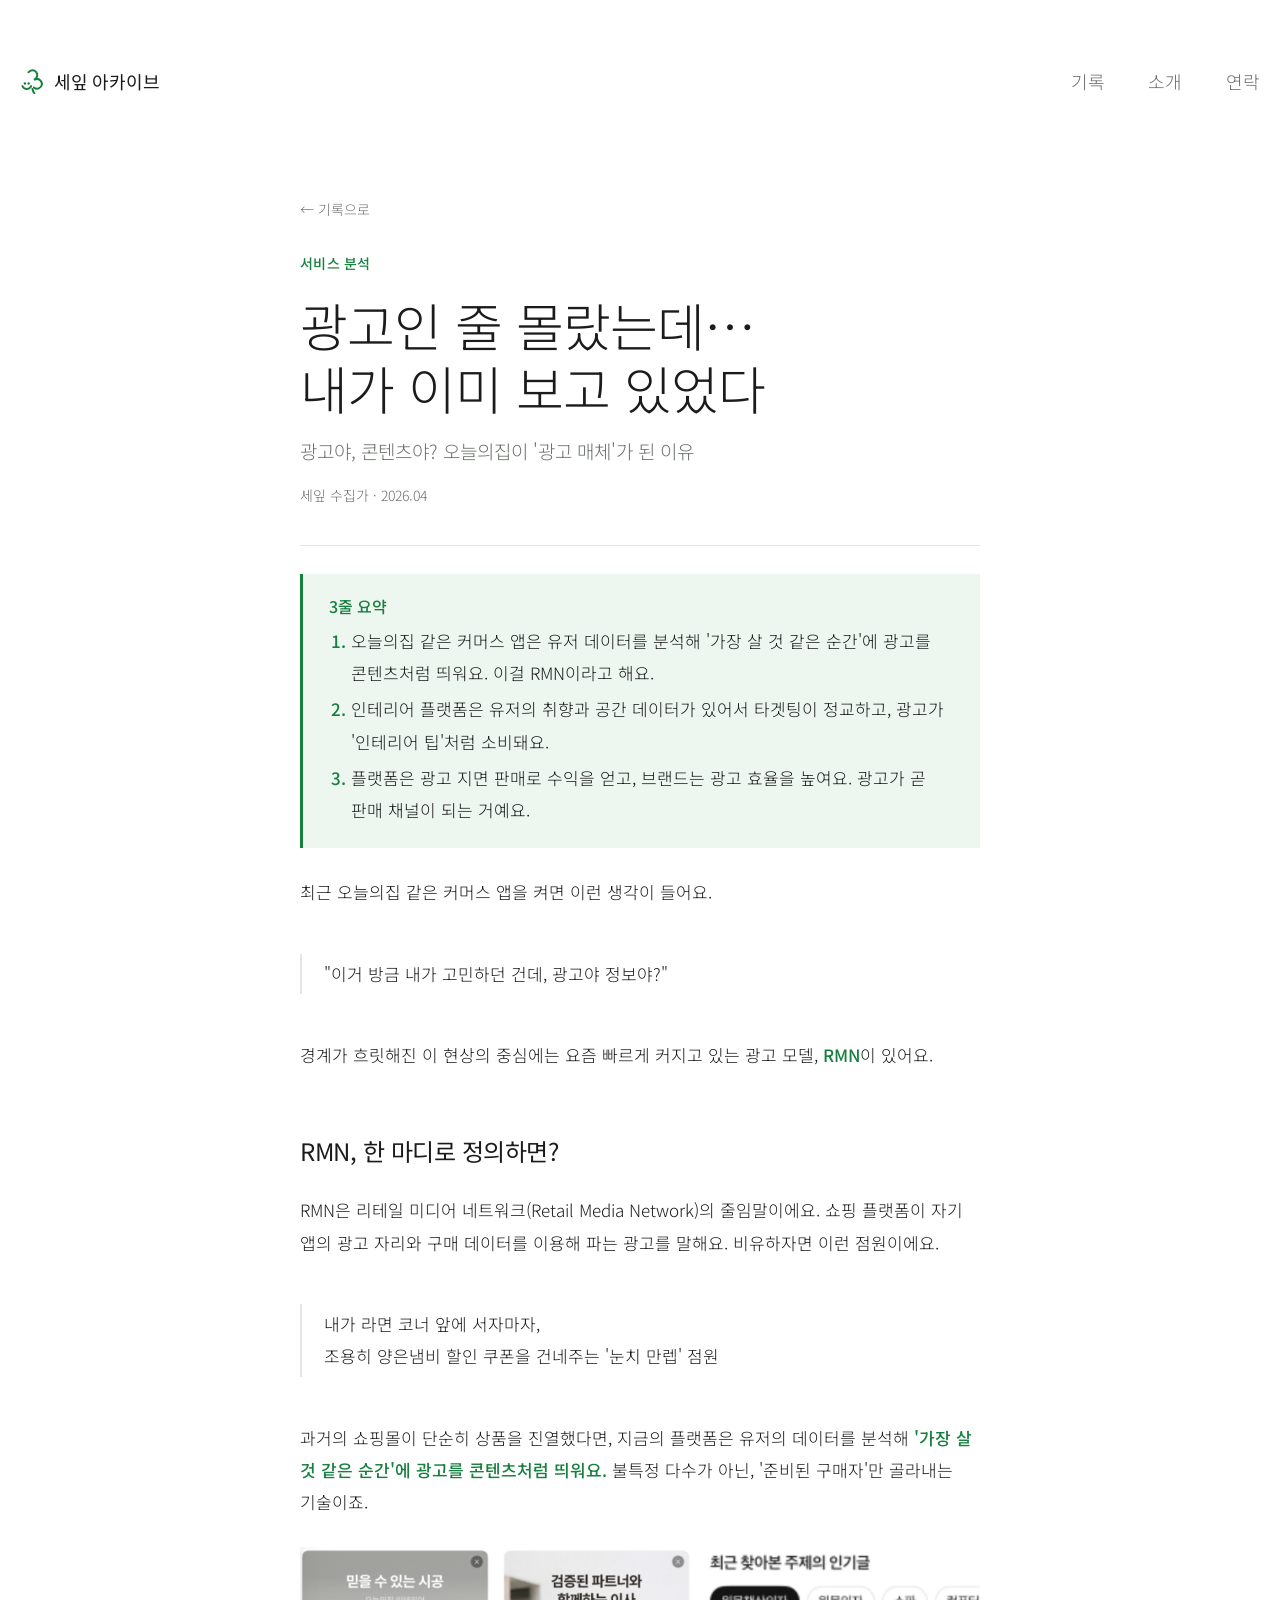
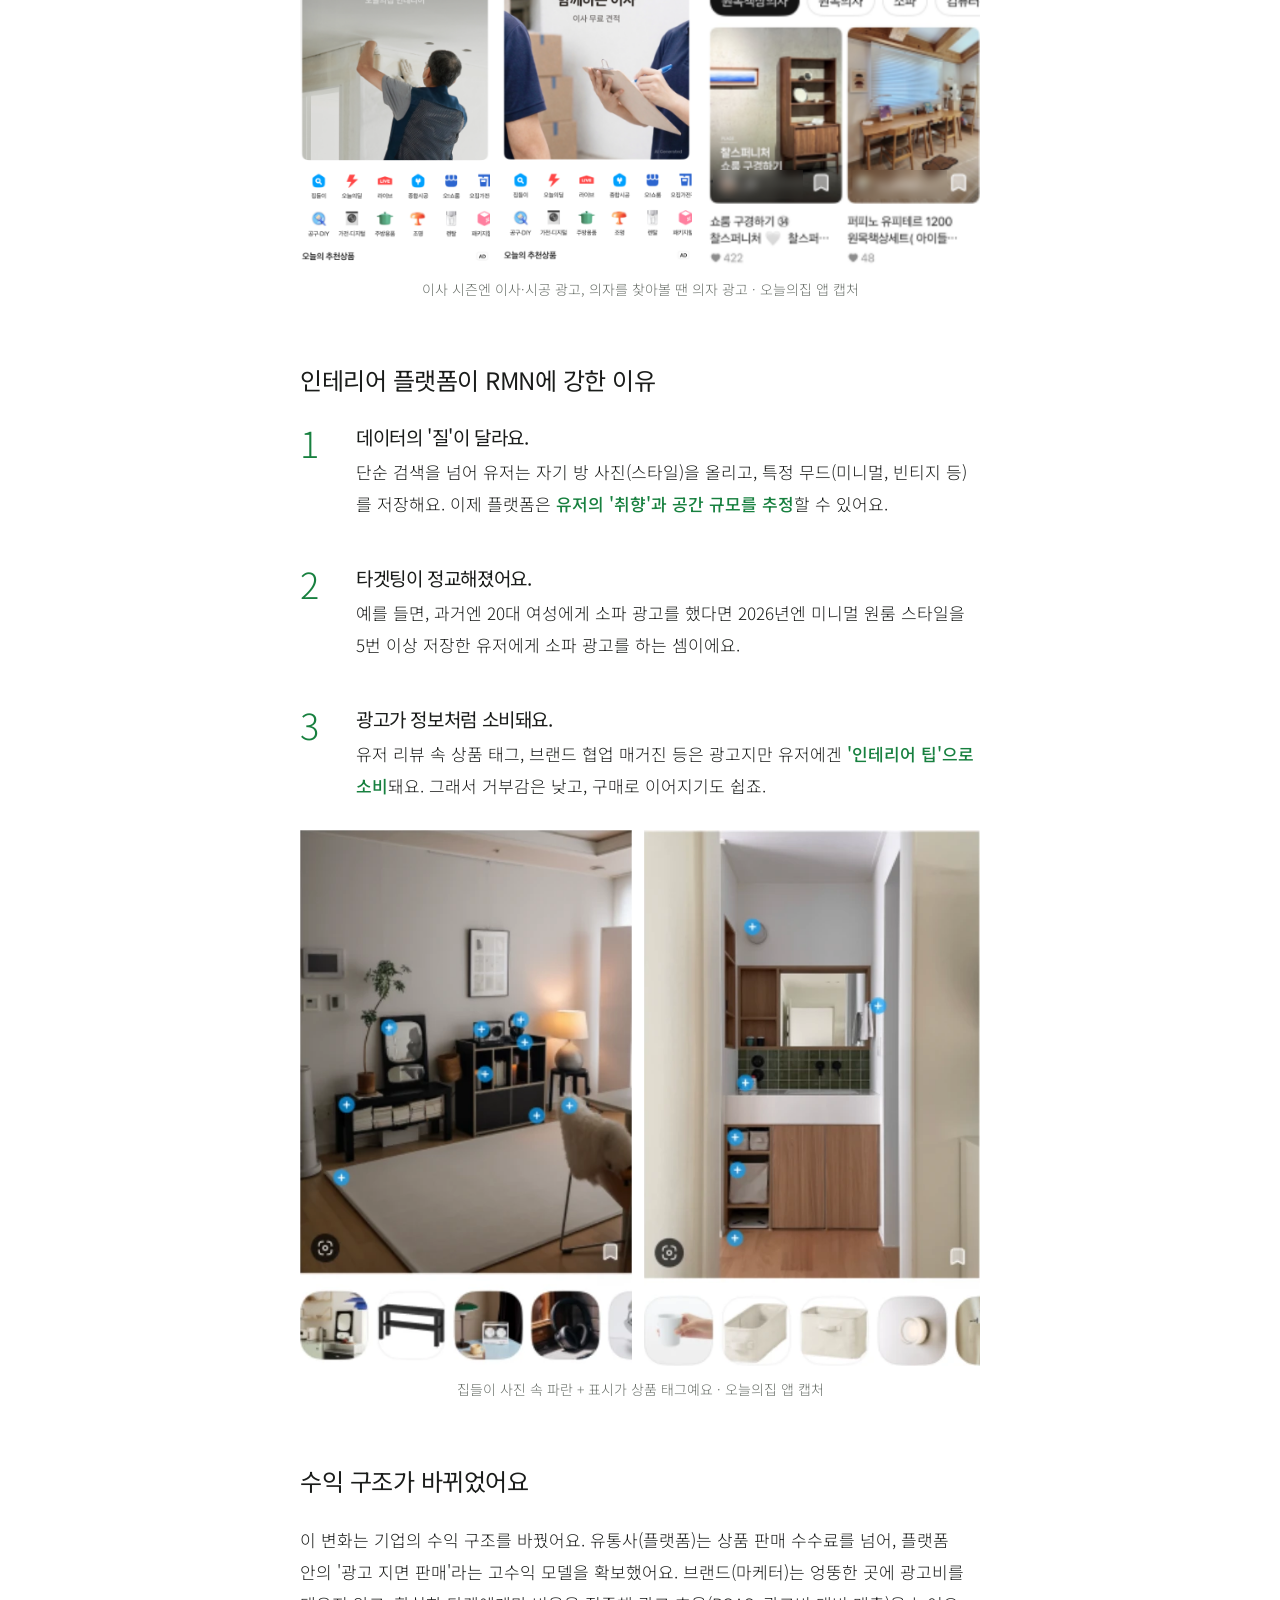
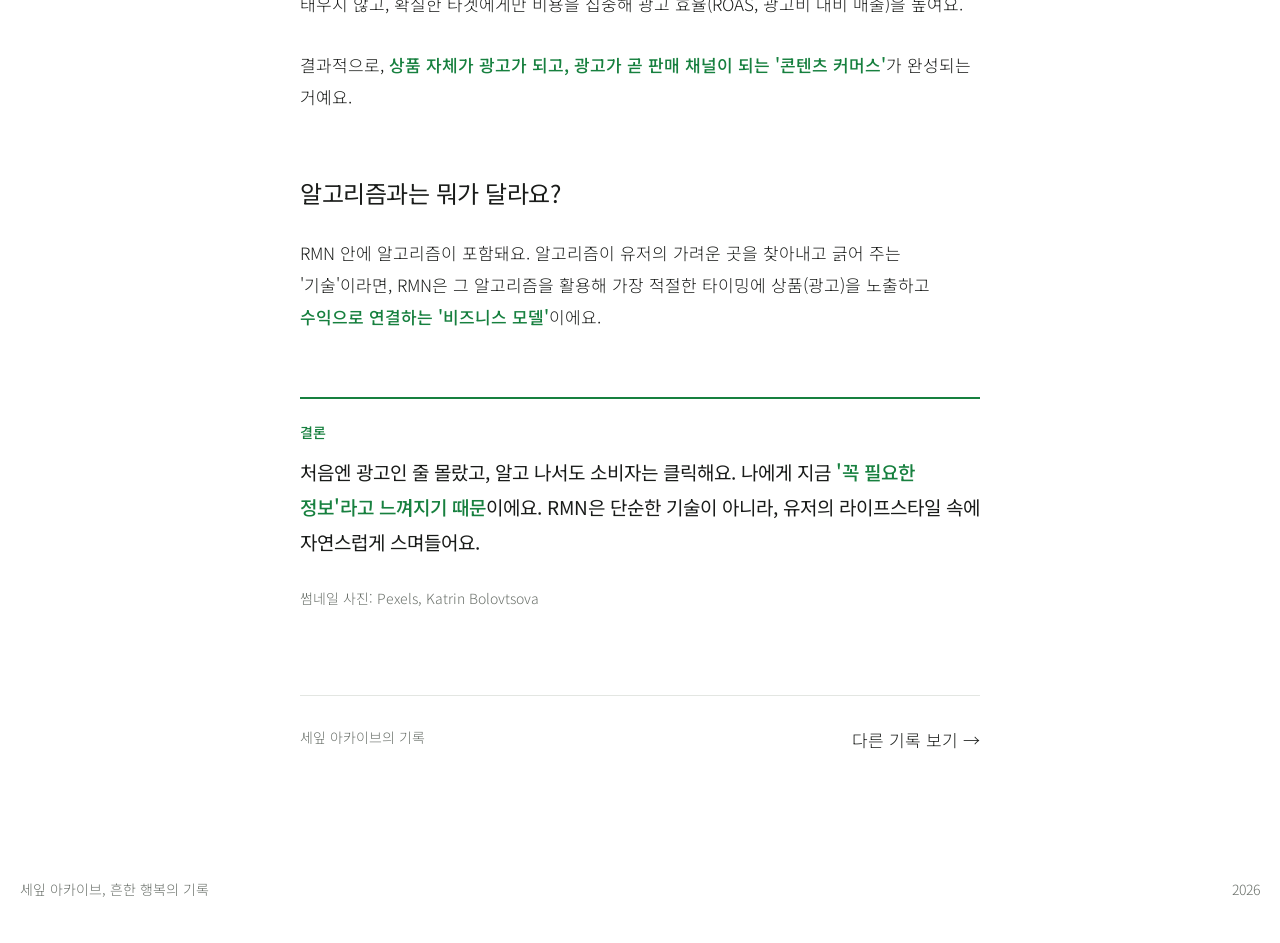
<file: posts/retail-media.html>
<!doctype html>
<html lang="ko">
<head>
<meta charset="utf-8">
<meta name="viewport" content="width=device-width, initial-scale=1, viewport-fit=cover">
<title>광고인 줄 몰랐는데… 내가 이미 보고 있었다 · 세잎 아카이브</title>
<meta name="claude:viewport-fit-sides" content="cover">
<meta name="description" content="오늘의집 같은 커머스 앱이 광고를 콘텐츠처럼 띄우는 RMN(리테일 미디어 네트워크) 이야기. 서비스 분석.">
<link rel="preconnect" href="https://fonts.googleapis.com">
<link rel="preconnect" href="https://fonts.gstatic.com" crossorigin>
<link href="https://fonts.googleapis.com/css2?family=Noto+Sans+KR:wght@300;400;500&display=swap" rel="stylesheet">
<style>
/* Layout: one record, read like a magazine column. The same header as the index, then a narrow
   text column (about 40 characters of Korean) with figures that step out wider than the text.
   Clover green marks the interest, the summary, step numbers, key sentences and the conclusion. */
:root {
  --bg: #ffffff;
  --thumb: #f2f3f1;
  --ink: #1a1c1a;
  --muted: #6b716b;        /* 5:1 on white */
  --rule: #e3e6e2;
  --accent: #17803f;       /* clover green, 5.2:1 on white, readable as text */
  --accent-soft: #eef6f0;  /* summary ground */

  --font: "Noto Sans KR", -apple-system, BlinkMacSystemFont, "Apple SD Gothic Neo", "Malgun Gothic", system-ui, sans-serif;

  --step-small: 0.875rem;
  --step-body: 1.0625rem;
  --step-h2: 1.5rem;
  --step-title: clamp(2rem, 1.35rem + 2.4vw, 3.25rem);

  --text: 680px;
  --wide: 1040px;
  --gutter-l: max(20px, env(safe-area-inset-left, 0px));
  --gutter-r: max(20px, env(safe-area-inset-right, 0px));
  --ease-out: cubic-bezier(0.23, 1, 0.32, 1);
  color-scheme: light;
}

*, *::before, *::after { box-sizing: border-box; }
html { -webkit-text-size-adjust: 100%; }
body {
  margin: 0;
  background: var(--bg);
  color: var(--ink);
  font-family: var(--font);
  font-weight: 300;
  font-size: var(--step-body);
  line-height: 1.9;
  word-break: keep-all;
  overflow-wrap: break-word;
  -webkit-font-smoothing: antialiased;
}
body::before {
  content: ""; position: fixed; inset: 0 0 auto; height: env(safe-area-inset-top, 0px);
  z-index: 10; background: var(--bg);
}
h1, h2, h3 { font-weight: 300; letter-spacing: -0.02em; line-height: 1.3; margin: 0; text-wrap: balance; }
p, ol, ul, figure { margin: 0; }
a { color: inherit; }
img { display: block; max-width: 100%; height: auto; }
:focus-visible { outline: 2px solid var(--accent); outline-offset: 3px; border-radius: 4px; }
::selection { background: #dff0e3; color: var(--ink); }

.wrap { padding-left: var(--gutter-l); padding-right: var(--gutter-r); }

/* ---------- header, same as the index ---------- */
.top { display: flex; align-items: center; justify-content: space-between; gap: 24px; padding-block: 56px 0; }
.wordmark { display: inline-flex; align-items: center; gap: 8px; font-size: 1.125rem; font-weight: 400; letter-spacing: -0.01em; text-decoration: none; padding: 8px 0; }
.wordmark svg { width: 26px; height: 26px; color: var(--accent); transition: transform 300ms var(--ease-out); }
.wordmark:hover svg { transform: rotate(-12deg); }
.menu { display: flex; gap: clamp(20px, 3.4vw, 48px); font-size: 1.125rem; }
.menu a { color: var(--muted); text-decoration: none; padding: 8px 0; transition: color 160ms ease; }
.menu a:hover { color: var(--ink); }

/* ---------- the record ---------- */
.post { display: grid; gap: 28px; padding-block: clamp(56px, 7vw, 104px) 120px; }
.post > * { width: 100%; max-width: var(--text); margin-inline: auto; }
.post > .wide { max-width: var(--wide); }

.back { font-size: var(--step-small); color: var(--muted); text-decoration: none; justify-self: start; transition: color 160ms ease; }
.back:hover { color: var(--accent); }

.head { display: grid; gap: 16px; padding-bottom: 36px; border-bottom: 1px solid var(--rule); }
.kicker { color: var(--accent); font-size: var(--step-small); font-weight: 500; letter-spacing: 0.02em; }
.head h1 { font-size: var(--step-title); line-height: 1.22; }
.dek { color: var(--muted); font-size: 1.1875rem; line-height: 1.6; }
.meta { color: var(--muted); font-size: var(--step-small); font-variant-numeric: tabular-nums; }

.summary { background: var(--accent-soft); border-left: 3px solid var(--accent); padding: 22px 26px; display: grid; gap: 8px; }
.summary h2 { font-size: 1rem; font-weight: 500; color: var(--accent); letter-spacing: 0; }
.summary ol { padding-left: 1.3em; display: grid; gap: 4px; }
.summary li::marker { color: var(--accent); font-weight: 500; }

.post h2.sec { font-size: var(--step-h2); font-weight: 400; margin-top: 36px; }
.post strong { font-weight: 500; }
.key { color: var(--accent); font-weight: 500; }

.quote { border-left: 2px solid var(--rule); padding: 4px 0 4px 22px; display: grid; gap: 4px; }
.quote p { color: var(--ink); }
.refs { color: var(--muted); font-size: var(--step-small); line-height: 1.7; }

/* three numbered reasons, in the order the original post gives them */
.steps { list-style: none; padding: 0; display: grid; gap: 40px; counter-reset: step; }
.steps > li { display: grid; grid-template-columns: 2.5rem minmax(0, 1fr); gap: 4px 16px; counter-increment: step; }
.steps > li::before {
  content: counter(step); grid-row: 1 / span 3;
  color: var(--accent); font-size: 2.25rem; font-weight: 300; line-height: 1.1; font-variant-numeric: tabular-nums;
}
.steps h3 { font-size: 1.1875rem; font-weight: 400; line-height: 1.5; }
.steps .fig { grid-column: 1 / -1; margin-top: 20px; }

/* figures: images side by side at one common height, each keeping its own shape */
.fig { display: grid; gap: 12px; }
.row { display: flex; gap: 12px; align-items: flex-start; }
.row > * { min-width: 0; flex: var(--r, 1) 1 0; }
.row img { width: 100%; background: var(--thumb); }
figcaption { color: var(--muted); font-size: var(--step-small); line-height: 1.6; text-align: center; text-wrap: balance; }

.conclusion { border-top: 2px solid var(--accent); padding-top: 24px; margin-top: 36px; display: grid; gap: 12px; }
.conclusion h2 { font-size: var(--step-small); font-weight: 500; color: var(--accent); letter-spacing: 0.02em; }
.conclusion p { font-size: 1.1875rem; line-height: 1.85; font-weight: 400; }

.next { margin-top: 56px; padding-top: 28px; border-top: 1px solid var(--rule); display: flex; flex-wrap: wrap; justify-content: space-between; gap: 12px 24px; }
.next a { text-decoration: none; transition: color 160ms ease; }
.next a:hover { color: var(--accent); }
.next .label { color: var(--muted); font-size: var(--step-small); }

.foot { padding-block: 0 40px; display: flex; flex-wrap: wrap; justify-content: space-between; gap: 8px 24px; font-size: var(--step-small); color: var(--muted); }

/* ---------- phone ---------- */
@media (max-width: 720px) {
  body { font-size: 1rem; }
  .top { padding-block: 32px 0; flex-wrap: wrap; }
  .menu { font-size: 1rem; gap: 20px; }
  .wordmark { font-size: 1rem; }
  .post { padding-block: 48px 96px; gap: 24px; }
  .dek { font-size: 1.0625rem; }
  .summary { padding: 18px 20px; }
  .steps > li { grid-template-columns: 1.75rem minmax(0, 1fr); gap: 4px 12px; }
  .steps > li::before { font-size: 1.75rem; }
  .conclusion p { font-size: 1.0625rem; }
  /* three tall pictures: swipe sideways instead of shrinking them to stamps */
  .row.swipe { overflow-x: auto; scroll-snap-type: x mandatory; padding-bottom: 6px; }
  .row.swipe > * { flex: 0 0 72%; scroll-snap-align: start; }
}
</style>
</head>
<body>

<svg width="0" height="0" style="position:absolute" aria-hidden="true" focusable="false">
  <defs>
    <path id="leaf" d="M0 0 C-6 -8 -24 -16 -22 -31.2 C-20 -42 -4 -43.2 0 -32.8 C4 -43.2 20 -42 22 -31.2 C24 -16 6 -8 0 0Z"/>
    <symbol id="trefoil" viewBox="0 0 100 100">
      <path d="M50 52 Q62 70 56 96" fill="none" stroke-width="3.2" stroke-linecap="round" style="stroke: var(--stem, currentColor)"/>
      <g transform="translate(50 52)" style="fill: var(--leaf-fill, currentColor)">
        <use href="#leaf"/>
        <use href="#leaf" transform="rotate(120)"/>
        <use href="#leaf" transform="rotate(240)"/>
      </g>
    </symbol>
  </defs>
</svg>

<header class="wrap top">
  <a class="wordmark" href="../index.html"><svg viewBox="8 6 88 92" aria-hidden="true"><path d="M36.1 21.2A17 17 0 1 1 57.8 46.1L58.2 46.9A17 17 0 1 1 55.1 75.0M45.4 70.2A17 17 0 0 1 14.6 70.2M50 80Q51 89 57 95" fill="none" stroke="currentColor" stroke-width="7" stroke-linecap="round" stroke-linejoin="round"/><circle cx="23.5" cy="61" r="4.3" fill="currentColor"/><circle cx="36.5" cy="61" r="4.3" fill="currentColor"/></svg>세잎 아카이브</a>
  <nav class="menu" aria-label="주요 메뉴"><a href="../index.html#archive">기록</a><a href="../index.html#about">소개</a><a href="../index.html#contact">연락</a></nav>
</header>

<main class="wrap">
<article class="post">
  <a class="back" href="../index.html#archive">← 기록으로</a>

  <header class="head">
    <p class="kicker">서비스 분석</p>
    <h1>광고인 줄 몰랐는데… 내가 이미 보고 있었다</h1>
    <p class="dek">광고야, 콘텐츠야? 오늘의집이 '광고 매체'가 된 이유</p>
    <p class="meta">세잎 수집가 · 2026.04</p>
  </header>

  <section class="summary" aria-labelledby="summary-title">
    <h2 id="summary-title">3줄 요약</h2>
    <ol>
      <li>오늘의집 같은 커머스 앱은 유저 데이터를 분석해 '가장 살 것 같은 순간'에 광고를 콘텐츠처럼 띄워요. 이걸 RMN이라고 해요.</li>
      <li>인테리어 플랫폼은 유저의 취향과 공간 데이터가 있어서 타겟팅이 정교하고, 광고가 '인테리어 팁'처럼 소비돼요.</li>
      <li>플랫폼은 광고 지면 판매로 수익을 얻고, 브랜드는 광고 효율을 높여요. 광고가 곧 판매 채널이 되는 거예요.</li>
    </ol>
  </section>

  <p>최근 오늘의집 같은 커머스 앱을 켜면 이런 생각이 들어요.</p>
  <blockquote class="quote">
    <p>"이거 방금 내가 고민하던 건데, 광고야 정보야?"</p>
  </blockquote>
  <p>경계가 흐릿해진 이 현상의 중심에는 요즘 빠르게 커지고 있는 광고 모델, <span class="key">RMN</span>이 있어요.</p>

  <h2 class="sec">RMN, 한 마디로 정의하면?</h2>
  <p>RMN은 리테일 미디어 네트워크(Retail Media Network)의 줄임말이에요. 쇼핑 플랫폼이 자기 앱의 광고 자리와 구매 데이터를 이용해 파는 광고를 말해요. 비유하자면 이런 점원이에요.</p>
  <blockquote class="quote">
    <p>내가 라면 코너 앞에 서자마자,<br>조용히 양은냄비 할인 쿠폰을 건네주는 '눈치 만렙' 점원</p>
  </blockquote>
  <p>과거의 쇼핑몰이 단순히 상품을 진열했다면, 지금의 플랫폼은 유저의 데이터를 분석해 <span class="key">'가장 살 것 같은 순간'에 광고를 콘텐츠처럼 띄워요.</span> 불특정 다수가 아닌, '준비된 구매자'만 골라내는 기술이죠.</p>

  <figure class="fig">
    <div class="row swipe">
      <img src="images/retail-media-ad-1.png" width="224" height="376" style="--r: 0.596" loading="lazy" alt="오늘의집 앱 첫 화면의 광고. '믿을 수 있는 시공, 오늘의집 인테리어' 문구와 벽을 손보는 작업자 사진">
      <img src="images/retail-media-ad-2.png" width="224" height="376" style="--r: 0.596" loading="lazy" alt="오늘의집 앱 첫 화면의 광고. '검증된 파트너와 함께하는 이사, 이사 무료 견적' 문구와 이삿짐 상자 사진">
      <img src="images/retail-media-popular.png" width="307" height="355" style="--r: 0.865" loading="lazy" alt="'최근 찾아본 주제의 인기글' 목록. 원목책상의자, 원목의자, 소파 같은 주제와 원목 가구 글이 보임">
    </div>
    <figcaption>이사 시즌엔 이사·시공 광고, 의자를 찾아볼 땐 의자 광고 · 오늘의집 앱 캡처</figcaption>
  </figure>

  <h2 class="sec">인테리어 플랫폼이 RMN에 강한 이유</h2>
  <ol class="steps">
    <li>
      <h3>데이터의 '질'이 달라요.</h3>
      <p>단순 검색을 넘어 유저는 자기 방 사진(스타일)을 올리고, 특정 무드(미니멀, 빈티지 등)를 저장해요. 이제 플랫폼은 <span class="key">유저의 '취향'과 공간 규모를 추정</span>할 수 있어요.</p>
    </li>
    <li>
      <h3>타겟팅이 정교해졌어요.</h3>
      <p>예를 들면, 과거엔 20대 여성에게 소파 광고를 했다면 2026년엔 미니멀 원룸 스타일을 5번 이상 저장한 유저에게 소파 광고를 하는 셈이에요.</p>
    </li>
    <li>
      <h3>광고가 정보처럼 소비돼요.</h3>
      <p>유저 리뷰 속 상품 태그, 브랜드 협업 매거진 등은 광고지만 유저에겐 <span class="key">'인테리어 팁'으로 소비</span>돼요. 그래서 거부감은 낮고, 구매로 이어지기도 쉽죠.</p>
      <figure class="fig">
        <div class="row swipe">
          <img src="images/retail-media-house-1.png" width="397" height="640" style="--r: 0.620" loading="lazy" alt="거실 집들이 사진 위에 파란 + 상품 태그가 여러 개 있고, 아래에 선반, 조명, 헤드폰 같은 상품 사진이 줄지어 있음">
          <img src="images/retail-media-house-2.png" width="436" height="696" style="--r: 0.626" loading="lazy" alt="세면대 집들이 사진 위에 파란 + 상품 태그가 있고, 아래에 컵, 수납 바구니 같은 상품 사진이 줄지어 있음">
        </div>
        <figcaption>집들이 사진 속 파란 + 표시가 상품 태그예요 · 오늘의집 앱 캡처</figcaption>
      </figure>
    </li>
  </ol>

  <h2 class="sec">수익 구조가 바뀌었어요</h2>
  <p>이 변화는 기업의 수익 구조를 바꿨어요. 유통사(플랫폼)는 상품 판매 수수료를 넘어, 플랫폼 안의 '광고 지면 판매'라는 고수익 모델을 확보했어요. 브랜드(마케터)는 엉뚱한 곳에 광고비를 태우지 않고, 확실한 타겟에게만 비용을 집중해 광고 효율(ROAS, 광고비 대비 매출)을 높여요.</p>
  <p>결과적으로, <span class="key">상품 자체가 광고가 되고, 광고가 곧 판매 채널이 되는 '콘텐츠 커머스'</span>가 완성되는 거예요.</p>

  <h2 class="sec">알고리즘과는 뭐가 달라요?</h2>
  <p>RMN 안에 알고리즘이 포함돼요. 알고리즘이 유저의 가려운 곳을 찾아내고 긁어 주는 '기술'이라면, RMN은 그 알고리즘을 활용해 가장 적절한 타이밍에 상품(광고)을 노출하고 <span class="key">수익으로 연결하는 '비즈니스 모델'</span>이에요.</p>

  <section class="conclusion" aria-labelledby="conclusion-title">
    <h2 id="conclusion-title">결론</h2>
    <p>처음엔 광고인 줄 몰랐고, 알고 나서도 소비자는 클릭해요. 나에게 지금 <span class="key">'꼭 필요한 정보'라고 느껴지기 때문</span>이에요. RMN은 단순한 기술이 아니라, 유저의 라이프스타일 속에 자연스럽게 스며들어요.</p>
  </section>

  <p class="refs">썸네일 사진: Pexels, Katrin Bolovtsova</p>

  <nav class="next" aria-label="다음으로">
    <span class="label">세잎 아카이브의 기록</span>
    <a href="../index.html#archive">다른 기록 보기 →</a>
  </nav>
</article>
</main>

<footer class="wrap foot">
  <span>세잎 아카이브, 흔한 행복의 기록</span>
  <span>2026</span>
</footer>

</body>
</html>
</file>
